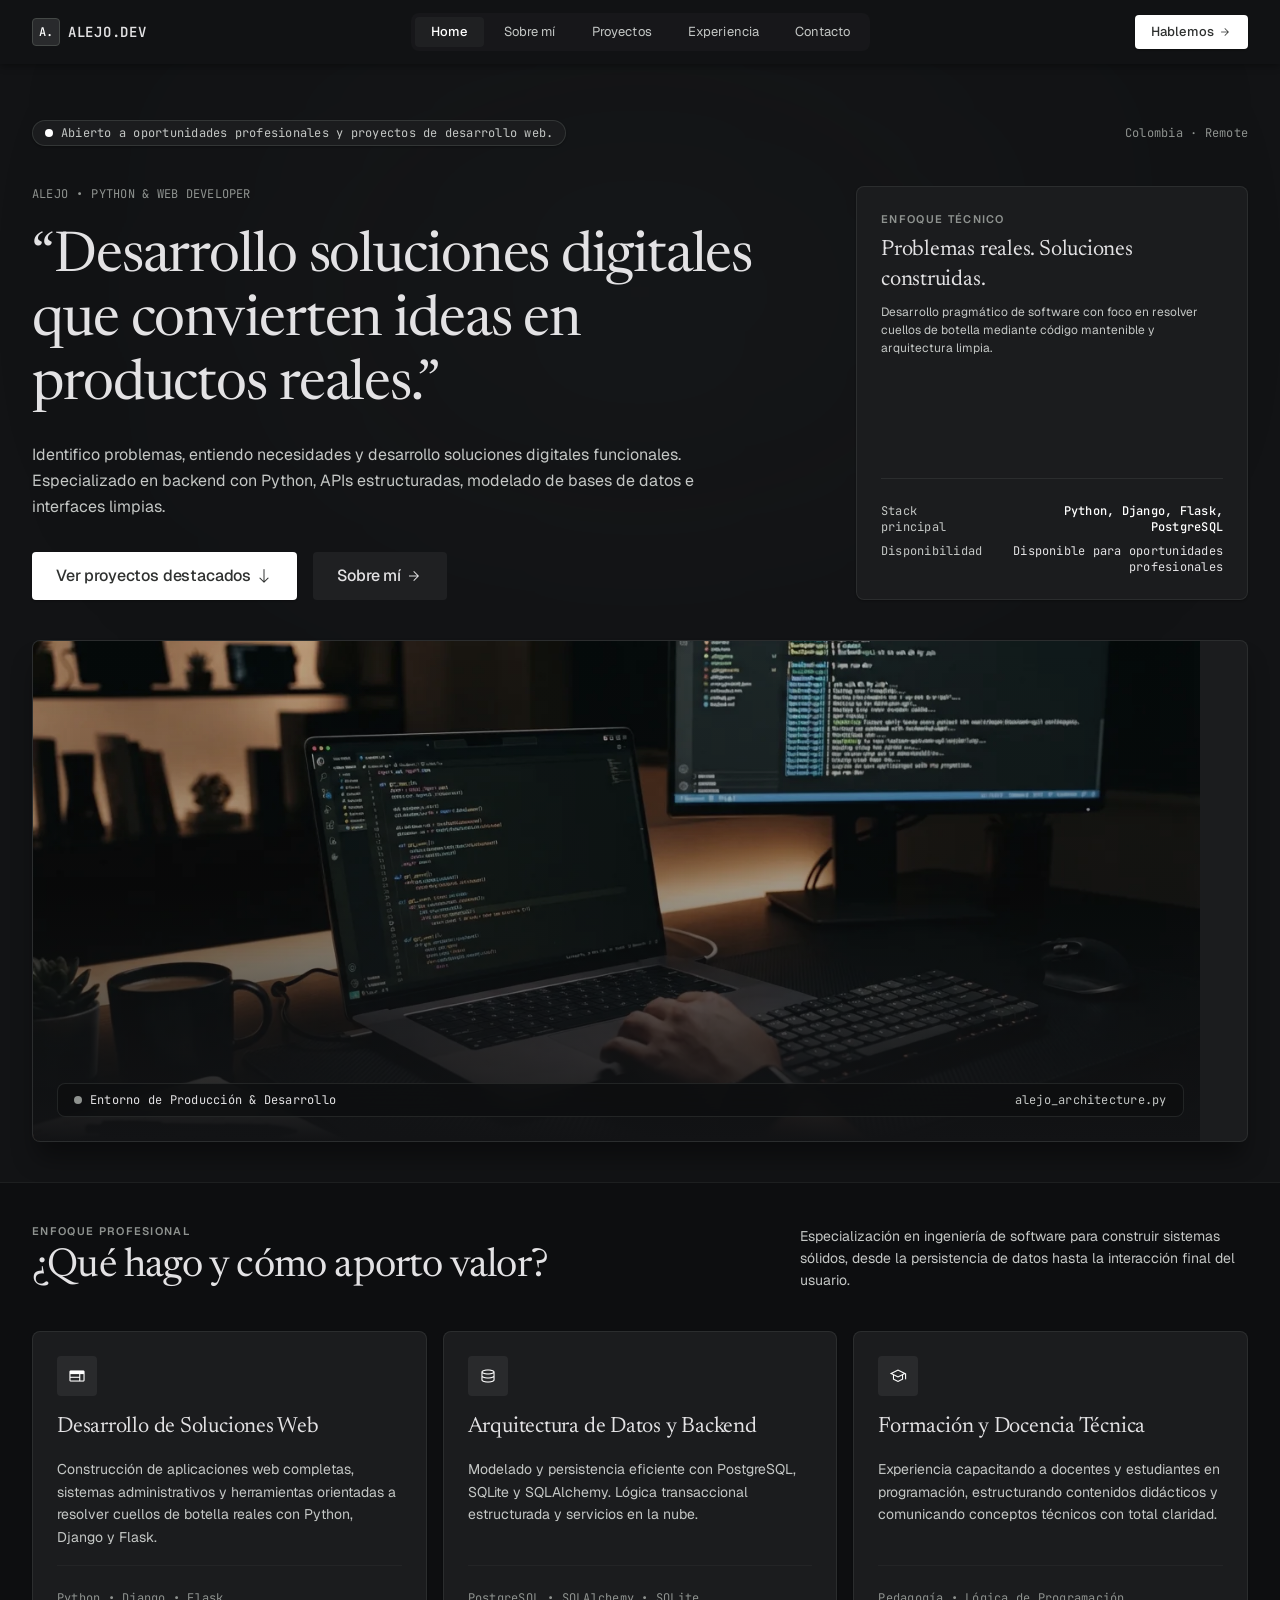
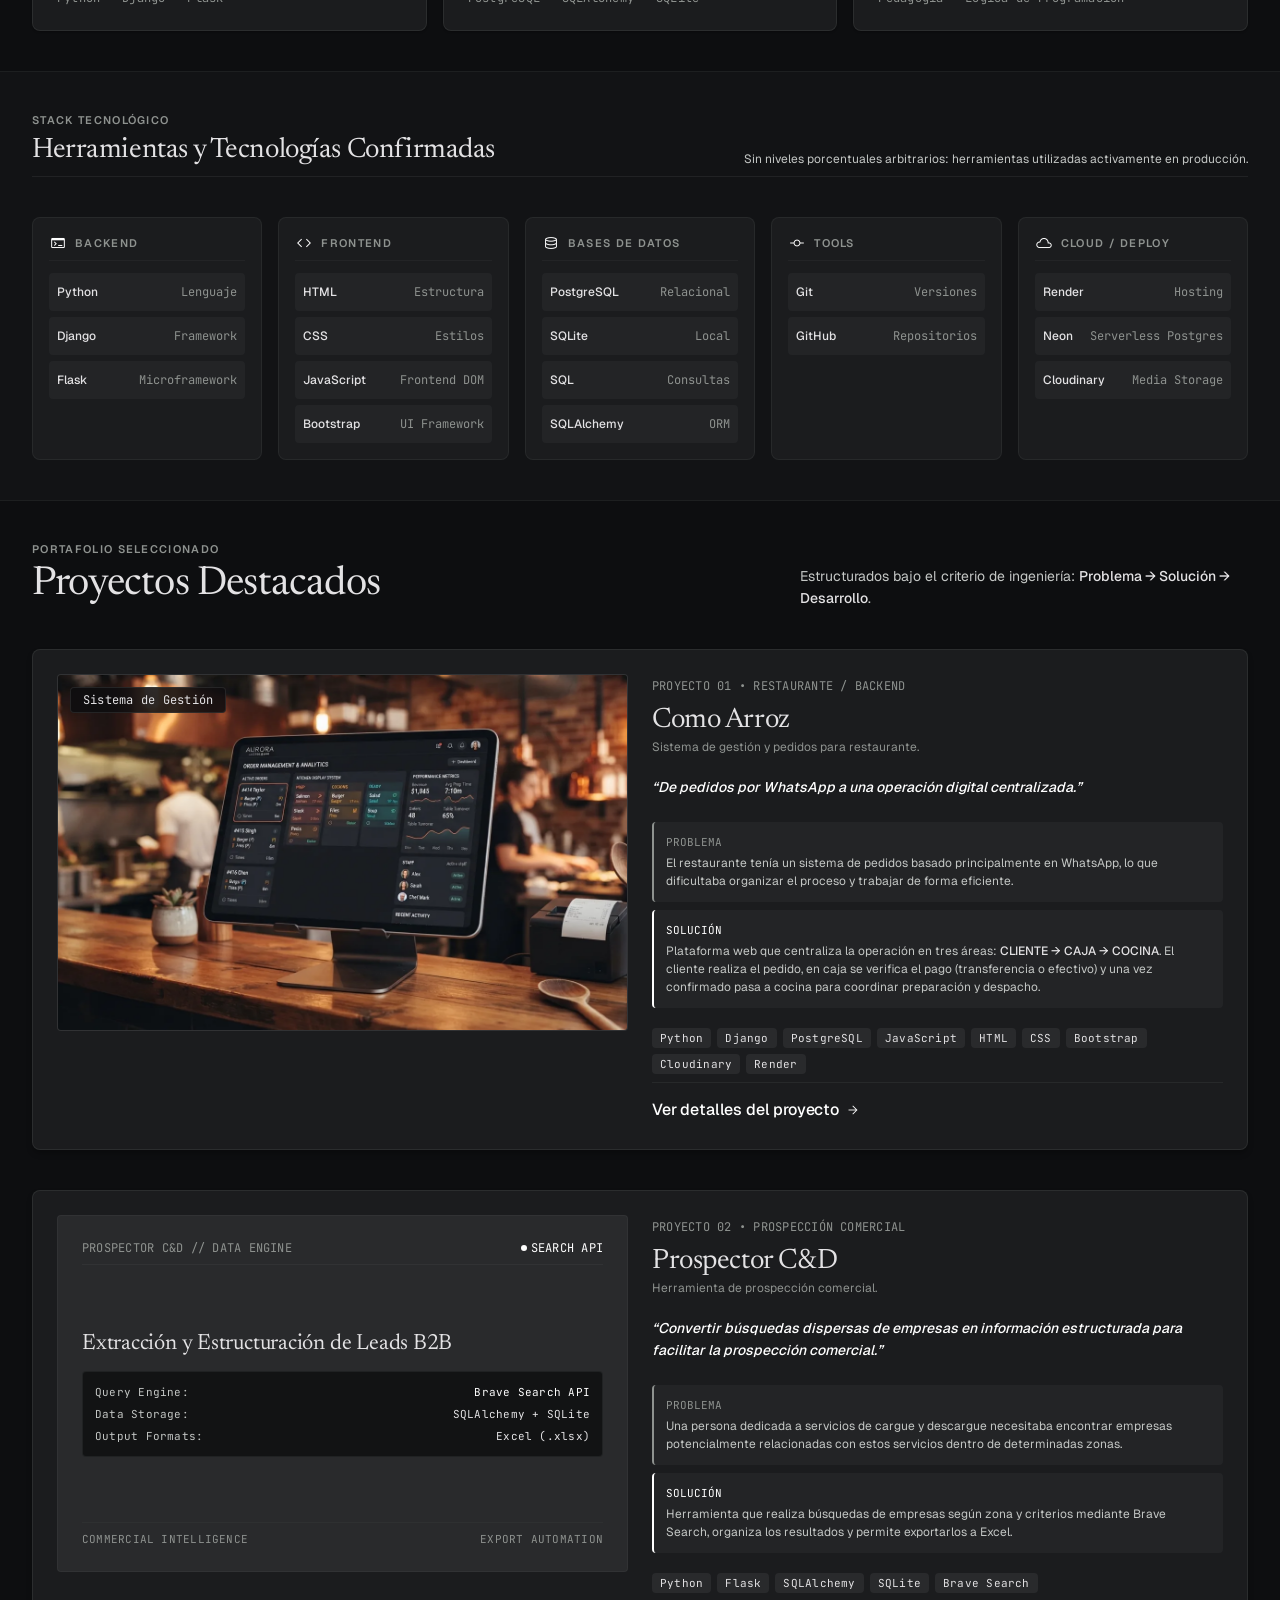
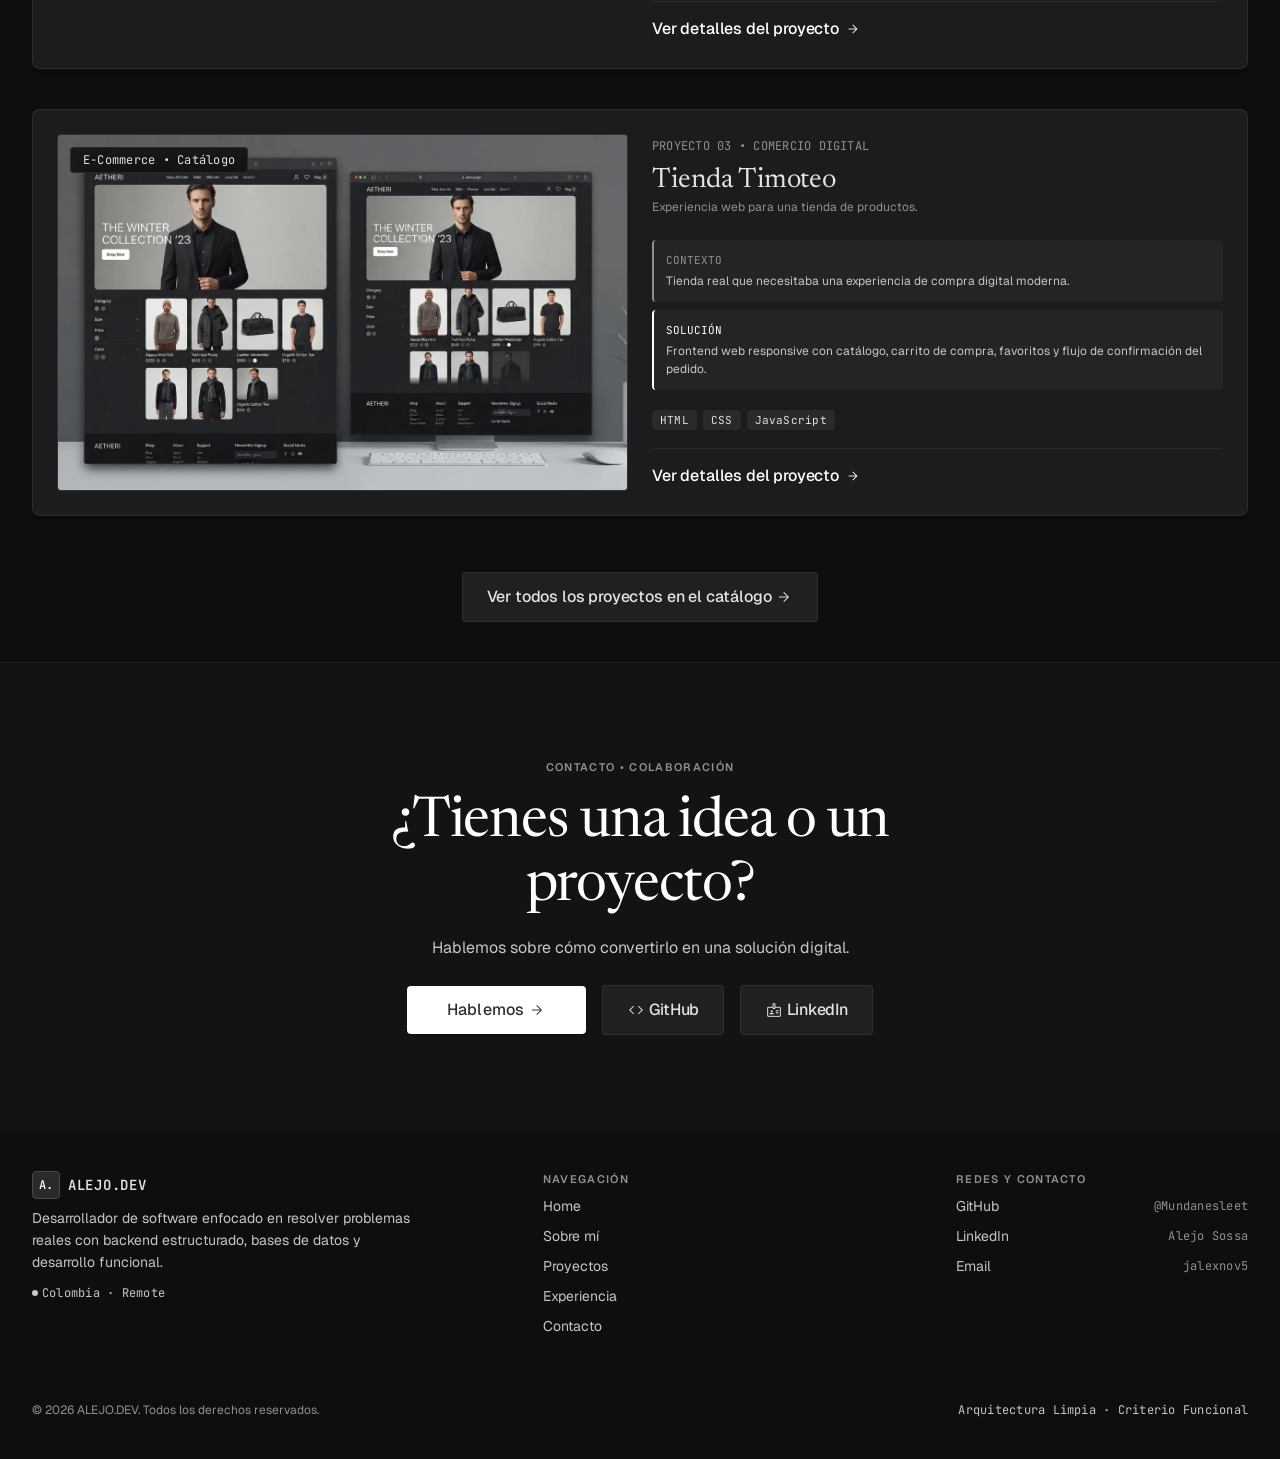
<file: index.html>
<!DOCTYPE html>
<html lang="es">
<head>
  <meta charset="utf-8">
  <meta name="viewport" content="width=device-width, initial-scale=1">
  <title>ALEJO.DEV — Python &amp; Web Developer</title>
  <meta name="description" content="Alejo — Python &amp; Web Developer. Desarrollo soluciones digitales que convierten ideas en productos reales. Colombia · Remote.">
  <meta name="theme-color" content="#121315">
  <link rel="icon" href="assets/favicon.svg" type="image/svg+xml">
  <link rel="preconnect" href="https://fonts.googleapis.com">
  <link rel="preconnect" href="https://fonts.gstatic.com" crossorigin>
  <link rel="stylesheet" href="https://fonts.googleapis.com/css2?family=Geist:wght@300;400;500;600&family=JetBrains+Mono:wght@400;500&family=Newsreader:ital,opsz,wght@0,6..72,400;0,6..72,500;1,6..72,400&display=swap">
  <link rel="stylesheet" href="https://fonts.googleapis.com/css2?family=Material+Symbols+Outlined:opsz,wght,FILL,GRAD@24,300,0,0&icon_names=account_tree,alternate_email,architecture,arrow_forward,arrow_outward,badge,bug_report,check_small,close,cloud,code,commit,content_copy,database,description,done,layers,menu,menu_book,open_in_new,public,school,send,south,terminal,troubleshoot,tune,web&display=block">
  <link rel="stylesheet" href="css/style.css">
</head>
<body data-page="home">
  <a class="skip-link" href="#contenido">Saltar al contenido</a>
  <header id="site-header"></header>

  <main id="contenido">
    <!-- HERO -->
    <section class="hero" aria-labelledby="hero-title">
      <div class="hero__glow" aria-hidden="true"></div>
      <div class="container hero__inner">
        <div class="hero__meta">
          <div class="pill mono">
            <span class="status-dot pulse" aria-hidden="true"></span>
            <span>Abierto a oportunidades profesionales y proyectos de desarrollo web.</span>
          </div>
          <span class="mono">Colombia · Remote</span>
        </div>

        <div class="hero__grid">
          <div class="hero__copy">
            <p class="hero__kicker mono"><span>ALEJO</span><span aria-hidden="true">•</span><span>PYTHON &amp; WEB DEVELOPER</span></p>
            <h1 class="display hero__title" id="hero-title">“Desarrollo soluciones digitales que convierten ideas en productos reales.”</h1>
            <p class="lead hero__lead">Identifico problemas, entiendo necesidades y desarrollo soluciones digitales funcionales. Especializado en backend con Python, APIs estructuradas, modelado de bases de datos e interfaces limpias.</p>
            <div class="hero__cta">
              <a class="btn btn--primary btn--lg" href="#proyectos"><span>Ver proyectos destacados</span><span class="icon" aria-hidden="true">south</span></a>
              <a class="btn btn--secondary btn--lg" href="sobre-mi.html"><span>Sobre mí</span><span class="icon" aria-hidden="true">arrow_forward</span></a>
            </div>
          </div>

          <aside class="card callout" aria-label="Enfoque técnico">
            <div class="stack gap-sm">
              <span class="eyebrow">Enfoque técnico</span>
              <p class="h-sm on-surface">Problemas reales. Soluciones construidas.</p>
              <p class="body-sm muted">Desarrollo pragmático de software con foco en resolver cuellos de botella mediante código mantenible y arquitectura limpia.</p>
            </div>
            <div class="callout__rows mono">
              <div class="callout__row"><span>Stack principal</span><span class="strong">Python, Django, Flask, PostgreSQL</span></div>
              <div class="callout__row"><span>Disponibilidad</span><span class="on-surface">Disponible para oportunidades profesionales</span></div>
            </div>
          </aside>
        </div>

        <figure class="hero__visual">
          <div class="hero__visual-frame">
            <img src="assets/images/hero-workspace.webp" width="1376" height="768" alt="Espacio de trabajo de desarrollo con un portátil mostrando código Python" fetchpriority="high">
            <div class="hero__visual-shade" aria-hidden="true"></div>
            <figcaption class="hero__visual-bar">
              <span class="row gap-sm"><span class="status-dot status-dot--outline" aria-hidden="true"></span><span class="mono on-surface">Entorno de Producción &amp; Desarrollo</span></span>
              <span class="mono muted">alejo_architecture.py</span>
            </figcaption>
          </div>
        </figure>
      </div>
    </section>

    <!-- ENFOQUE PROFESIONAL -->
    <section class="section band" aria-labelledby="enfoque-title">
      <div class="container stack gap-xl">
        <div class="section-head reveal">
          <div class="section-head__text">
            <span class="eyebrow">Enfoque profesional</span>
            <h2 class="h-lg on-surface" id="enfoque-title">¿Qué hago y cómo aporto valor?</h2>
          </div>
          <p class="section-head__aside">Especialización en ingeniería de software para construir sistemas sólidos, desde la persistencia de datos hasta la interacción final del usuario.</p>
        </div>
        <div class="grid grid--3 reveal">
          <article class="card card--hover pillar">
            <div class="pillar__body">
              <div class="icon-box"><span class="icon icon--lg" aria-hidden="true">web</span></div>
              <h3 class="h-sm on-surface">Desarrollo de Soluciones Web</h3>
              <p class="muted">Construcción de aplicaciones web completas, sistemas administrativos y herramientas orientadas a resolver cuellos de botella reales con Python, Django y Flask.</p>
            </div>
            <div class="card-foot mono">Python • Django • Flask</div>
          </article>
          <article class="card card--hover pillar">
            <div class="pillar__body">
              <div class="icon-box"><span class="icon icon--lg" aria-hidden="true">database</span></div>
              <h3 class="h-sm on-surface">Arquitectura de Datos y Backend</h3>
              <p class="muted">Modelado y persistencia eficiente con PostgreSQL, SQLite y SQLAlchemy. Lógica transaccional estructurada y servicios en la nube.</p>
            </div>
            <div class="card-foot mono">PostgreSQL • SQLAlchemy • SQLite</div>
          </article>
          <article class="card card--hover pillar">
            <div class="pillar__body">
              <div class="icon-box"><span class="icon icon--lg" aria-hidden="true">school</span></div>
              <h3 class="h-sm on-surface">Formación y Docencia Técnica</h3>
              <p class="muted">Experiencia capacitando a docentes y estudiantes en programación, estructurando contenidos didácticos y comunicando conceptos técnicos con total claridad.</p>
            </div>
            <div class="card-foot mono">Pedagogía • Lógica de Programación</div>
          </article>
        </div>
      </div>
    </section>

    <!-- STACK -->
    <section class="section" aria-labelledby="stack-title">
      <div class="container stack gap-xl">
        <div class="section-head reveal" style="border-bottom:1px solid color-mix(in srgb,var(--outline-variant) 30%,transparent);padding-bottom:.5rem">
          <div class="section-head__text">
            <span class="eyebrow">Stack tecnológico</span>
            <h2 class="h-md on-surface" id="stack-title">Herramientas y Tecnologías Confirmadas</h2>
          </div>
          <p class="body-sm muted">Sin niveles porcentuales arbitrarios: herramientas utilizadas activamente en producción.</p>
        </div>
        <div class="grid grid--5 reveal">
          <div class="tech-col">
            <div class="tech-col__head"><span class="icon" aria-hidden="true">terminal</span><h3 class="eyebrow">Backend</h3></div>
            <ul class="tech-col__list">
              <li class="tech-item"><b>Python</b><span>Lenguaje</span></li>
              <li class="tech-item"><b>Django</b><span>Framework</span></li>
              <li class="tech-item"><b>Flask</b><span>Microframework</span></li>
            </ul>
          </div>
          <div class="tech-col">
            <div class="tech-col__head"><span class="icon" aria-hidden="true">code</span><h3 class="eyebrow">Frontend</h3></div>
            <ul class="tech-col__list">
              <li class="tech-item"><b>HTML</b><span>Estructura</span></li>
              <li class="tech-item"><b>CSS</b><span>Estilos</span></li>
              <li class="tech-item"><b>JavaScript</b><span>Frontend DOM</span></li>
              <li class="tech-item"><b>Bootstrap</b><span>UI Framework</span></li>
            </ul>
          </div>
          <div class="tech-col">
            <div class="tech-col__head"><span class="icon" aria-hidden="true">database</span><h3 class="eyebrow">Bases de datos</h3></div>
            <ul class="tech-col__list">
              <li class="tech-item"><b>PostgreSQL</b><span>Relacional</span></li>
              <li class="tech-item"><b>SQLite</b><span>Local</span></li>
              <li class="tech-item"><b>SQL</b><span>Consultas</span></li>
              <li class="tech-item"><b>SQLAlchemy</b><span>ORM</span></li>
            </ul>
          </div>
          <div class="tech-col">
            <div class="tech-col__head"><span class="icon" aria-hidden="true">commit</span><h3 class="eyebrow">Tools</h3></div>
            <ul class="tech-col__list">
              <li class="tech-item"><b>Git</b><span>Versiones</span></li>
              <li class="tech-item"><b>GitHub</b><span>Repositorios</span></li>
            </ul>
          </div>
          <div class="tech-col">
            <div class="tech-col__head"><span class="icon" aria-hidden="true">cloud</span><h3 class="eyebrow">Cloud / Deploy</h3></div>
            <ul class="tech-col__list">
              <li class="tech-item"><b>Render</b><span>Hosting</span></li>
              <li class="tech-item"><b>Neon</b><span>Serverless Postgres</span></li>
              <li class="tech-item"><b>Cloudinary</b><span>Media Storage</span></li>
            </ul>
          </div>
        </div>
      </div>
    </section>

    <!-- PROYECTOS DESTACADOS -->
    <section class="section band" id="proyectos" aria-labelledby="proyectos-title">
      <div class="container stack gap-xl">
        <div class="section-head reveal">
          <div class="section-head__text">
            <span class="eyebrow">Portafolio seleccionado</span>
            <h2 class="h-lg on-surface" id="proyectos-title">Proyectos Destacados</h2>
          </div>
          <p class="section-head__aside">Estructurados bajo el criterio de ingeniería: <strong class="on-surface" style="font-weight:500">Problema → Solución → Desarrollo</strong>.</p>
        </div>

        <div class="feature-list">
          <article class="feature reveal">
            <div class="feature__visual">
              <img src="assets/images/como-arroz.webp" width="1376" height="768" loading="lazy" alt="Panel del sistema de pedidos y gestión del restaurante Como Arroz">
              <span class="feature__badge mono">Sistema de Gestión</span>
            </div>
            <div class="feature__info">
              <div class="stack gap-sm">
                <span class="mono dim">PROYECTO 01 • RESTAURANTE / BACKEND</span>
                <div>
                  <h3 class="h-md on-surface">Como Arroz</h3>
                  <p class="body-sm dim">Sistema de gestión y pedidos para restaurante.</p>
                </div>
                <p class="feature__quote">“De pedidos por WhatsApp a una operación digital centralizada.”</p>
                <div class="ps">
                  <div class="ps__item"><span class="ps__label">Problema</span><p class="ps__text">El restaurante tenía un sistema de pedidos basado principalmente en WhatsApp, lo que dificultaba organizar el proceso y trabajar de forma eficiente.</p></div>
                  <div class="ps__item ps__item--solution"><span class="ps__label">Solución</span><p class="ps__text">Plataforma web que centraliza la operación en tres áreas: <strong>CLIENTE → CAJA → COCINA</strong>. El cliente realiza el pedido, en caja se verifica el pago (transferencia o efectivo) y una vez confirmado pasa a cocina para coordinar preparación y despacho.</p></div>
                </div>
                <ul class="tags">
                  <li class="tag">Python</li><li class="tag">Django</li><li class="tag">PostgreSQL</li><li class="tag">JavaScript</li><li class="tag">HTML</li><li class="tag">CSS</li><li class="tag">Bootstrap</li><li class="tag">Cloudinary</li><li class="tag">Render</li>
                </ul>
              </div>
              <div class="feature__foot"><a class="link-arrow" href="proyectos.html#como-arroz"><span>Ver detalles del proyecto</span><span class="icon icon--sm" aria-hidden="true">arrow_forward</span></a></div>
            </div>
          </article>

          <article class="feature reveal">
            <div class="feature__visual diagram" role="img" aria-label="Esquema ilustrativo: Prospector C&amp;D obtiene datos con Brave Search API, los guarda con SQLAlchemy y SQLite y los exporta a Excel">
              <div class="diagram__bar mono"><span>PROSPECTOR C&amp;D // DATA ENGINE</span><span class="live"><span class="status-dot status-dot--sm pulse"></span>SEARCH API</span></div>
              <div class="diagram__body">
                <span class="h-sm on-surface">Extracción y Estructuración de Leads B2B</span>
                <div class="diagram__rows mono mono--xs">
                  <div><span>Query Engine:</span><span class="text-primary">Brave Search API</span></div>
                  <div><span>Data Storage:</span><span class="text-on">SQLAlchemy + SQLite</span></div>
                  <div><span>Output Formats:</span><span class="text-on">Excel (.xlsx)</span></div>
                </div>
              </div>
              <div class="diagram__foot mono mono--xs"><span>COMMERCIAL INTELLIGENCE</span><span>EXPORT AUTOMATION</span></div>
            </div>
            <div class="feature__info">
              <div class="stack gap-sm">
                <span class="mono dim">PROYECTO 02 • PROSPECCIÓN COMERCIAL</span>
                <div>
                  <h3 class="h-md on-surface">Prospector C&amp;D</h3>
                  <p class="body-sm dim">Herramienta de prospección comercial.</p>
                </div>
                <p class="feature__quote">“Convertir búsquedas dispersas de empresas en información estructurada para facilitar la prospección comercial.”</p>
                <div class="ps">
                  <div class="ps__item"><span class="ps__label">Problema</span><p class="ps__text">Una persona dedicada a servicios de cargue y descargue necesitaba encontrar empresas potencialmente relacionadas con estos servicios dentro de determinadas zonas.</p></div>
                  <div class="ps__item ps__item--solution"><span class="ps__label">Solución</span><p class="ps__text">Herramienta que realiza búsquedas de empresas según zona y criterios mediante Brave Search, organiza los resultados y permite exportarlos a Excel.</p></div>
                </div>
                <ul class="tags">
                  <li class="tag">Python</li><li class="tag">Flask</li><li class="tag">SQLAlchemy</li><li class="tag">SQLite</li><li class="tag">Brave Search</li>
                </ul>
              </div>
              <div class="feature__foot"><a class="link-arrow" href="proyectos.html#prospector-cd"><span>Ver detalles del proyecto</span><span class="icon icon--sm" aria-hidden="true">arrow_forward</span></a></div>
            </div>
          </article>

          <article class="feature reveal">
            <div class="feature__visual">
              <img src="assets/images/tienda-timoteo.webp" width="1376" height="768" loading="lazy" alt="Catálogo de productos de la tienda Timoteo en versión escritorio y móvil">
              <span class="feature__badge mono">E-Commerce • Catálogo</span>
            </div>
            <div class="feature__info">
              <div class="stack gap-sm">
                <span class="mono dim">PROYECTO 03 • COMERCIO DIGITAL</span>
                <div>
                  <h3 class="h-md on-surface">Tienda Timoteo</h3>
                  <p class="body-sm dim">Experiencia web para una tienda de productos.</p>
                </div>
                <div class="ps">
                  <div class="ps__item"><span class="ps__label">Contexto</span><p class="ps__text">Tienda real que necesitaba una experiencia de compra digital moderna.</p></div>
                  <div class="ps__item ps__item--solution"><span class="ps__label">Solución</span><p class="ps__text">Frontend web responsive con catálogo, carrito de compra, favoritos y flujo de confirmación del pedido.</p></div>
                </div>
                <ul class="tags"><li class="tag">HTML</li><li class="tag">CSS</li><li class="tag">JavaScript</li></ul>
              </div>
              <div class="feature__foot"><a class="link-arrow" href="proyectos.html#tienda-timoteo"><span>Ver detalles del proyecto</span><span class="icon icon--sm" aria-hidden="true">arrow_forward</span></a></div>
            </div>
          </article>
        </div>

        <div class="center">
          <a class="btn btn--outline btn--lg" href="proyectos.html"><span>Ver todos los proyectos en el catálogo</span><span class="icon" aria-hidden="true">arrow_forward</span></a>
        </div>
      </div>
    </section>

    <!-- CIERRE -->
    <section class="closing" aria-labelledby="cierre-title">
      <div class="closing__inner reveal">
        <span class="eyebrow">Contacto • Colaboración</span>
        <h2 class="display closing__title" id="cierre-title">¿Tienes una idea o un proyecto?</h2>
        <p class="lead">Hablemos sobre cómo convertirlo en una solución digital.</p>
        <div class="closing__cta">
          <a class="btn btn--primary btn--xl" href="mailto:jalexnov5@gmail.com"><span>Hablemos</span><span class="icon" aria-hidden="true">arrow_forward</span></a>
          <a class="btn btn--outline btn--lg" href="https://github.com/Mundanesleet" target="_blank" rel="noopener noreferrer"><span class="icon" aria-hidden="true">code</span><span>GitHub</span></a>
          <a class="btn btn--outline btn--lg" href="https://www.linkedin.com/in/jait-alejandro-sossa-camacho-711773250/" target="_blank" rel="noopener noreferrer"><span class="icon" aria-hidden="true">badge</span><span>LinkedIn</span></a>
        </div>
      </div>
    </section>
  </main>

  <footer id="site-footer"></footer>
  <script src="js/main.js"></script>
</body>
</html>
</file>
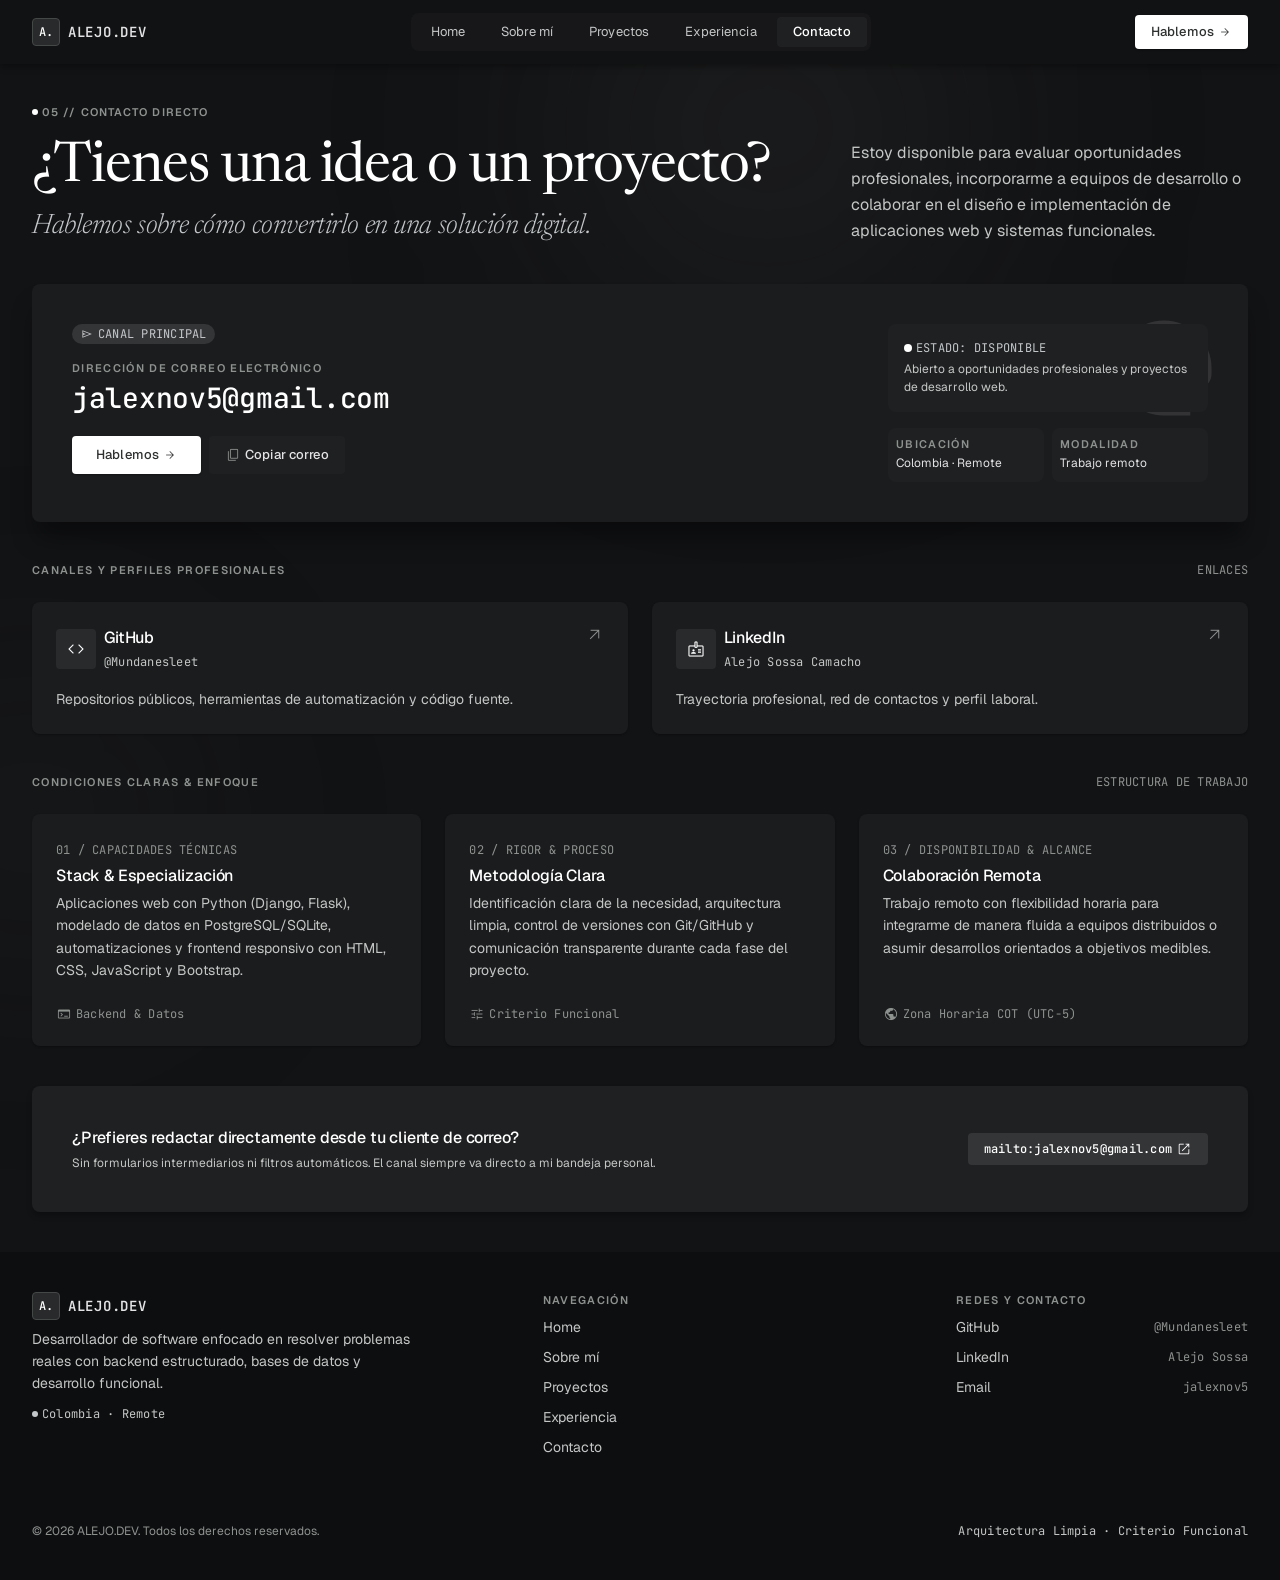
<file: contacto.html>
<!DOCTYPE html>
<html lang="es">
<head>
  <meta charset="utf-8">
  <meta name="viewport" content="width=device-width, initial-scale=1">
  <title>Contacto — ALEJO.DEV</title>
  <meta name="description" content="¿Tienes una idea o un proyecto? Hablemos sobre cómo convertirlo en una solución digital. jalexnov5@gmail.com · Colombia · Remote.">
  <meta name="theme-color" content="#121315">
  <link rel="icon" href="assets/favicon.svg" type="image/svg+xml">
  <link rel="preconnect" href="https://fonts.googleapis.com">
  <link rel="preconnect" href="https://fonts.gstatic.com" crossorigin>
  <link rel="stylesheet" href="https://fonts.googleapis.com/css2?family=Geist:wght@300;400;500;600&family=JetBrains+Mono:wght@400;500&family=Newsreader:ital,opsz,wght@0,6..72,400;0,6..72,500;1,6..72,400&display=swap">
  <link rel="stylesheet" href="https://fonts.googleapis.com/css2?family=Material+Symbols+Outlined:opsz,wght,FILL,GRAD@24,300,0,0&icon_names=account_tree,alternate_email,architecture,arrow_forward,arrow_outward,badge,bug_report,check_small,close,cloud,code,commit,content_copy,database,description,done,layers,menu,menu_book,open_in_new,public,school,send,south,terminal,troubleshoot,tune,web&display=block">
  <link rel="stylesheet" href="css/style.css">
</head>
<body data-page="contacto">
  <a class="skip-link" href="#contenido">Saltar al contenido</a>
  <header id="site-header"></header>

  <main id="contenido">
    <div class="contact-hero">
      <div class="contact-hero__glow contact-hero__glow--a" aria-hidden="true"></div>
      <div class="contact-hero__glow contact-hero__glow--b" aria-hidden="true"></div>
      <div class="container">
        <p class="row gap-xs"><span class="status-dot status-dot--sm" aria-hidden="true"></span><span class="eyebrow" style="letter-spacing:.1em;color:var(--outline)">05 // CONTACTO DIRECTO</span></p>

        <div class="contact-intro">
          <div>
            <h1 class="display">¿Tienes una idea o un proyecto?</h1>
            <p class="contact-intro__sub">Hablemos sobre cómo convertirlo en una solución digital.</p>
          </div>
          <p class="lead">Estoy disponible para evaluar oportunidades profesionales, incorporarme a equipos de desarrollo o colaborar en el diseño e implementación de aplicaciones web y sistemas funcionales.</p>
        </div>

        <section class="channel" aria-label="Canal principal">
          <div class="channel__ghost" aria-hidden="true"><span class="icon">alternate_email</span></div>
          <div class="channel__inner">
            <div class="channel__main">
              <span class="channel__badge mono"><span class="icon icon--xs" aria-hidden="true">send</span>Canal principal</span>
              <div class="stack gap-xs">
                <span class="eyebrow muted">Dirección de correo electrónico</span>
                <p class="channel__email">jalexnov5@gmail.com</p>
              </div>
              <div class="channel__actions">
                <a class="btn btn--primary btn--lg" style="font-size:13px;line-height:18px;letter-spacing:.01em;padding:.625rem 1.5rem" href="mailto:jalexnov5@gmail.com"><span>Hablemos</span><span class="icon icon--xs" aria-hidden="true">arrow_forward</span></a>
                <button class="btn btn--secondary" id="copy-email" type="button" style="padding:.625rem 1rem"><span class="icon icon--sm dim" aria-hidden="true">content_copy</span><span data-label>Copiar correo</span></button>
              </div>
            </div>
            <div class="channel__side">
              <div class="mini">
                <p class="mono" style="margin:0"><span class="status-dot" aria-hidden="true"></span><span>ESTADO: DISPONIBLE</span></p>
                <p class="body-sm">Abierto a oportunidades profesionales y proyectos de desarrollo web.</p>
              </div>
              <div class="mini-grid">
                <div class="mini mini--sm"><span class="eyebrow">Ubicación</span><div>Colombia · Remote</div></div>
                <div class="mini mini--sm"><span class="eyebrow">Modalidad</span><div>Trabajo remoto</div></div>
              </div>
            </div>
          </div>
        </section>

        <section class="mb-xl" aria-labelledby="perfiles-title">
          <div class="subhead subhead--split mb-lg">
            <h2 class="eyebrow" id="perfiles-title">Canales y perfiles profesionales</h2>
            <span class="mono dim">ENLACES</span>
          </div>
          <div class="grid grid--2 grid--gutter">
            <a class="profile" href="https://github.com/Mundanesleet" target="_blank" rel="noopener noreferrer">
              <div class="profile__head">
                <div class="profile__who"><div class="icon-box"><span class="icon icon--lg" aria-hidden="true">code</span></div><div><h3 class="title-md" style="color:var(--primary)">GitHub</h3><span class="mono muted">@Mundanesleet</span></div></div>
                <span class="icon profile__arrow" aria-hidden="true">arrow_outward</span>
              </div>
              <p>Repositorios públicos, herramientas de automatización y código fuente.</p>
            </a>
            <a class="profile" href="https://www.linkedin.com/in/jait-alejandro-sossa-camacho-711773250/" target="_blank" rel="noopener noreferrer">
              <div class="profile__head">
                <div class="profile__who"><div class="icon-box"><span class="icon icon--lg" aria-hidden="true">badge</span></div><div><h3 class="title-md" style="color:var(--primary)">LinkedIn</h3><span class="mono muted">Alejo Sossa Camacho</span></div></div>
                <span class="icon profile__arrow" aria-hidden="true">arrow_outward</span>
              </div>
              <p>Trayectoria profesional, red de contactos y perfil laboral.</p>
            </a>
          </div>
        </section>

        <section class="mb-xl" aria-labelledby="condiciones-title">
          <div class="subhead subhead--split mb-lg">
            <h2 class="eyebrow" id="condiciones-title">Condiciones claras &amp; enfoque</h2>
            <span class="mono dim">ESTRUCTURA DE TRABAJO</span>
          </div>
          <div class="grid grid--3 grid--gutter">
            <article class="terms">
              <div><span class="mono dim">01 / CAPACIDADES TÉCNICAS</span><h3 class="title-md" style="color:var(--primary);margin-top:.25rem">Stack &amp; Especialización</h3><p>Aplicaciones web con Python (Django, Flask), modelado de datos en PostgreSQL/SQLite, automatizaciones y frontend responsivo con HTML, CSS, JavaScript y Bootstrap.</p></div>
              <div class="terms__foot mono"><span class="icon icon--sm" aria-hidden="true">terminal</span><span>Backend &amp; Datos</span></div>
            </article>
            <article class="terms">
              <div><span class="mono dim">02 / RIGOR &amp; PROCESO</span><h3 class="title-md" style="color:var(--primary);margin-top:.25rem">Metodología Clara</h3><p>Identificación clara de la necesidad, arquitectura limpia, control de versiones con Git/GitHub y comunicación transparente durante cada fase del proyecto.</p></div>
              <div class="terms__foot mono"><span class="icon icon--sm" aria-hidden="true">tune</span><span>Criterio Funcional</span></div>
            </article>
            <article class="terms">
              <div><span class="mono dim">03 / DISPONIBILIDAD &amp; ALCANCE</span><h3 class="title-md" style="color:var(--primary);margin-top:.25rem">Colaboración Remota</h3><p>Trabajo remoto con flexibilidad horaria para integrarme de manera fluida a equipos distribuidos o asumir desarrollos orientados a objetivos medibles.</p></div>
              <div class="terms__foot mono"><span class="icon icon--sm" aria-hidden="true">public</span><span>Zona Horaria COT (UTC-5)</span></div>
            </article>
          </div>
        </section>

        <section class="mailto" aria-label="Correo directo">
          <div class="stack gap-xs">
            <h2 class="title-md" style="color:var(--primary)">¿Prefieres redactar directamente desde tu cliente de correo?</h2>
            <p class="body-sm muted">Sin formularios intermediarios ni filtros automáticos. El canal siempre va directo a mi bandeja personal.</p>
          </div>
          <a class="btn" href="mailto:jalexnov5@gmail.com"><span class="mono">mailto:jalexnov5@gmail.com</span><span class="icon icon--sm" aria-hidden="true">open_in_new</span></a>
        </section>
      </div>
    </div>
  </main>

  <footer id="site-footer"></footer>
  <script src="js/main.js"></script>
</body>
</html>
</file>
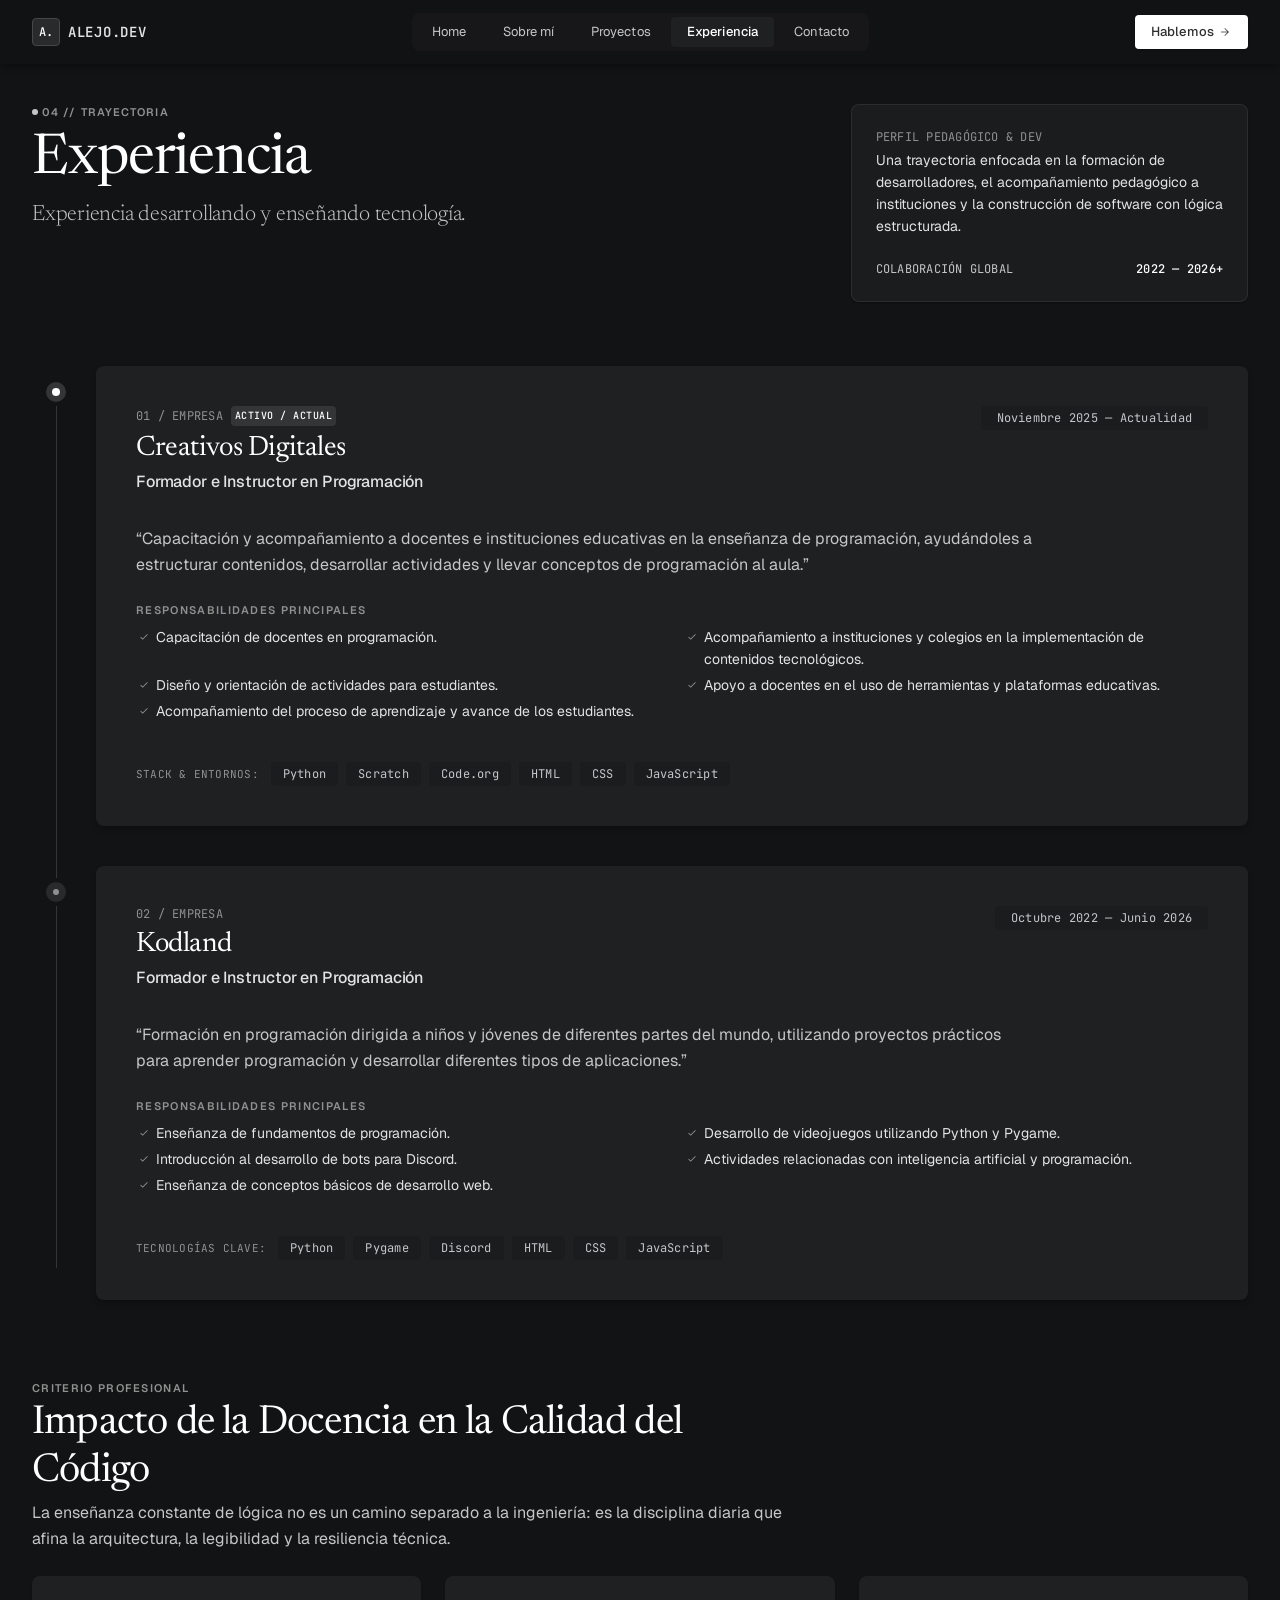
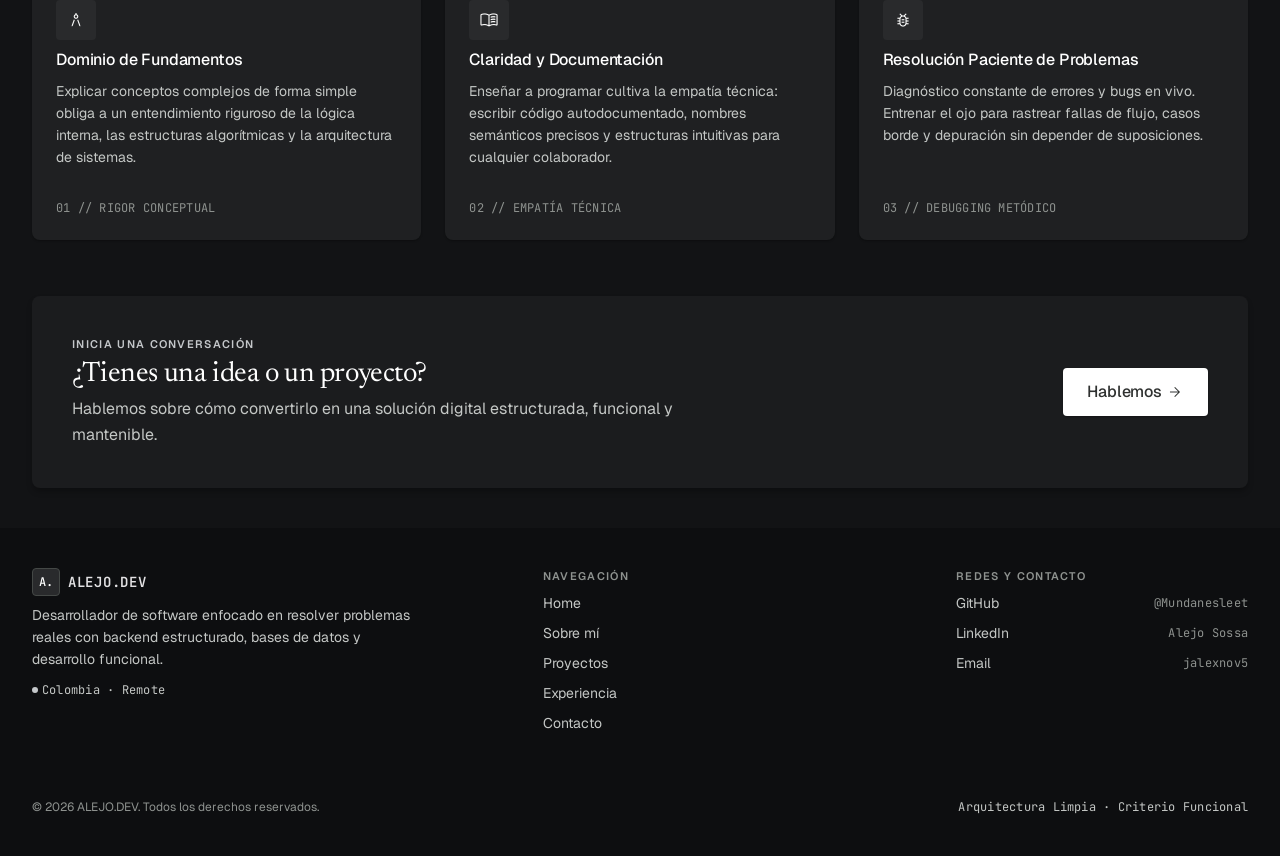
<file: experiencia.html>
<!DOCTYPE html>
<html lang="es">
<head>
  <meta charset="utf-8">
  <meta name="viewport" content="width=device-width, initial-scale=1">
  <title>Experiencia — ALEJO.DEV</title>
  <meta name="description" content="Experiencia desarrollando y enseñando tecnología: formador e instructor en programación en Creativos Digitales y Kodland.">
  <meta name="theme-color" content="#121315">
  <link rel="icon" href="assets/favicon.svg" type="image/svg+xml">
  <link rel="preconnect" href="https://fonts.googleapis.com">
  <link rel="preconnect" href="https://fonts.gstatic.com" crossorigin>
  <link rel="stylesheet" href="https://fonts.googleapis.com/css2?family=Geist:wght@300;400;500;600&family=JetBrains+Mono:wght@400;500&family=Newsreader:ital,opsz,wght@0,6..72,400;0,6..72,500;1,6..72,400&display=swap">
  <link rel="stylesheet" href="https://fonts.googleapis.com/css2?family=Material+Symbols+Outlined:opsz,wght,FILL,GRAD@24,300,0,0&icon_names=account_tree,alternate_email,architecture,arrow_forward,arrow_outward,badge,bug_report,check_small,close,cloud,code,commit,content_copy,database,description,done,layers,menu,menu_book,open_in_new,public,school,send,south,terminal,troubleshoot,tune,web&display=block">
  <link rel="stylesheet" href="css/style.css">
</head>
<body data-page="experiencia">
  <a class="skip-link" href="#contenido">Saltar al contenido</a>
  <header id="site-header"></header>

  <main id="contenido">
    <section class="container xp-head">
      <div class="xp-head__intro">
        <p class="row gap-xs"><span class="status-dot status-dot--sm status-dot--secondary" aria-hidden="true"></span><span class="eyebrow muted" style="letter-spacing:.1em">04 // TRAYECTORIA</span></p>
        <h1 class="display">Experiencia</h1>
        <p class="h-sm xp-head__sub">Experiencia desarrollando y enseñando tecnología.</p>
      </div>
      <aside class="card xp-head__card">
        <span class="mono dim" style="display:block;margin-bottom:.25rem;text-transform:uppercase">Perfil pedagógico &amp; dev</span>
        <p>Una trayectoria enfocada en la formación de desarrolladores, el acompañamiento pedagógico a instituciones y la construcción de software con lógica estructurada.</p>
        <div class="card-row mono"><span>COLABORACIÓN GLOBAL</span><b>2022 — 2026+</b></div>
      </aside>
    </section>

    <section class="section container" aria-label="Trayectoria laboral">
      <div class="timeline">
        <article class="job job--current reveal">
          <span class="job__node" aria-hidden="true"></span>
          <div class="job__card">
            <div class="job__top">
              <div class="stack gap-xs">
                <div class="job__id mono"><span>01 / EMPRESA</span><span class="job__flag">ACTIVO / ACTUAL</span></div>
                <h2 class="h-md">Creativos Digitales</h2>
                <p class="title-md job__role">Formador e Instructor en Programación</p>
              </div>
              <span class="job__date mono">Noviembre 2025 — Actualidad</span>
            </div>
            <p class="job__quote">“Capacitación y acompañamiento a docentes e instituciones educativas en la enseñanza de programación, ayudándoles a estructurar contenidos, desarrollar actividades y llevar conceptos de programación al aula.”</p>
            <div class="job__resp">
              <span class="eyebrow">Responsabilidades principales</span>
              <ul class="checklist">
                <li><span class="icon icon--sm" aria-hidden="true">check_small</span><span>Capacitación de docentes en programación.</span></li>
                <li><span class="icon icon--sm" aria-hidden="true">check_small</span><span>Acompañamiento a instituciones y colegios en la implementación de contenidos tecnológicos.</span></li>
                <li><span class="icon icon--sm" aria-hidden="true">check_small</span><span>Diseño y orientación de actividades para estudiantes.</span></li>
                <li><span class="icon icon--sm" aria-hidden="true">check_small</span><span>Apoyo a docentes en el uso de herramientas y plataformas educativas.</span></li>
                <li><span class="icon icon--sm" aria-hidden="true">check_small</span><span>Acompañamiento del proceso de aprendizaje y avance de los estudiantes.</span></li>
              </ul>
            </div>
            <div class="job__stack">
              <span class="mono">Stack &amp; entornos:</span>
              <span class="tag tag--lg">Python</span><span class="tag tag--lg">Scratch</span><span class="tag tag--lg">Code.org</span><span class="tag tag--lg">HTML</span><span class="tag tag--lg">CSS</span><span class="tag tag--lg">JavaScript</span>
            </div>
          </div>
        </article>

        <article class="job reveal">
          <span class="job__node" aria-hidden="true"></span>
          <div class="job__card">
            <div class="job__top">
              <div class="stack gap-xs">
                <div class="job__id mono"><span>02 / EMPRESA</span></div>
                <h2 class="h-md">Kodland</h2>
                <p class="title-md job__role">Formador e Instructor en Programación</p>
              </div>
              <span class="job__date mono">Octubre 2022 — Junio 2026</span>
            </div>
            <p class="job__quote">“Formación en programación dirigida a niños y jóvenes de diferentes partes del mundo, utilizando proyectos prácticos para aprender programación y desarrollar diferentes tipos de aplicaciones.”</p>
            <div class="job__resp">
              <span class="eyebrow">Responsabilidades principales</span>
              <ul class="checklist">
                <li><span class="icon icon--sm" aria-hidden="true">check_small</span><span>Enseñanza de fundamentos de programación.</span></li>
                <li><span class="icon icon--sm" aria-hidden="true">check_small</span><span>Desarrollo de videojuegos utilizando Python y Pygame.</span></li>
                <li><span class="icon icon--sm" aria-hidden="true">check_small</span><span>Introducción al desarrollo de bots para Discord.</span></li>
                <li><span class="icon icon--sm" aria-hidden="true">check_small</span><span>Actividades relacionadas con inteligencia artificial y programación.</span></li>
                <li><span class="icon icon--sm" aria-hidden="true">check_small</span><span>Enseñanza de conceptos básicos de desarrollo web.</span></li>
              </ul>
            </div>
            <div class="job__stack">
              <span class="mono">Tecnologías clave:</span>
              <span class="tag tag--lg">Python</span><span class="tag tag--lg">Pygame</span><span class="tag tag--lg">Discord</span><span class="tag tag--lg">HTML</span><span class="tag tag--lg">CSS</span><span class="tag tag--lg">JavaScript</span>
            </div>
          </div>
        </article>
      </div>
    </section>

    <section class="section container" aria-labelledby="impacto-title">
      <div class="stack gap-xs mb-lg reveal" style="max-width:48rem">
        <span class="eyebrow">Criterio profesional</span>
        <h2 class="h-lg" id="impacto-title">Impacto de la Docencia en la Calidad del Código</h2>
        <p class="lead">La enseñanza constante de lógica no es un camino separado a la ingeniería: es la disciplina diaria que afina la arquitectura, la legibilidad y la resiliencia técnica.</p>
      </div>
      <div class="grid grid--3 grid--gutter reveal">
        <article class="impact-card"><div class="stack gap-sm"><div class="icon-box"><span class="icon icon--lg" aria-hidden="true">architecture</span></div><h3 class="title-md" style="color:var(--primary)">Dominio de Fundamentos</h3><p>Explicar conceptos complejos de forma simple obliga a un entendimiento riguroso de la lógica interna, las estructuras algorítmicas y la arquitectura de sistemas.</p></div><span class="impact-card__foot mono">01 // RIGOR CONCEPTUAL</span></article>
        <article class="impact-card"><div class="stack gap-sm"><div class="icon-box"><span class="icon icon--lg" aria-hidden="true">menu_book</span></div><h3 class="title-md" style="color:var(--primary)">Claridad y Documentación</h3><p>Enseñar a programar cultiva la empatía técnica: escribir código autodocumentado, nombres semánticos precisos y estructuras intuitivas para cualquier colaborador.</p></div><span class="impact-card__foot mono">02 // EMPATÍA TÉCNICA</span></article>
        <article class="impact-card"><div class="stack gap-sm"><div class="icon-box"><span class="icon icon--lg" aria-hidden="true">bug_report</span></div><h3 class="title-md" style="color:var(--primary)">Resolución Paciente de Problemas</h3><p>Diagnóstico constante de errores y bugs en vivo. Entrenar el ojo para rastrear fallas de flujo, casos borde y depuración sin depender de suposiciones.</p></div><span class="impact-card__foot mono">03 // DEBUGGING METÓDICO</span></article>
      </div>
    </section>

    <section class="container" style="padding-block:1rem 2.5rem">
      <div class="cta-card cta-card--low">
        <div class="cta-card__text">
          <span class="eyebrow" style="color:var(--secondary)">Inicia una conversación</span>
          <h2 class="h-md">¿Tienes una idea o un proyecto?</h2>
          <p class="lead">Hablemos sobre cómo convertirlo en una solución digital estructurada, funcional y mantenible.</p>
        </div>
        <a class="btn btn--primary btn--lg" href="mailto:jalexnov5@gmail.com"><span>Hablemos</span><span class="icon" aria-hidden="true">arrow_forward</span></a>
      </div>
    </section>
  </main>

  <footer id="site-footer"></footer>
  <script src="js/main.js"></script>
</body>
</html>
</file>
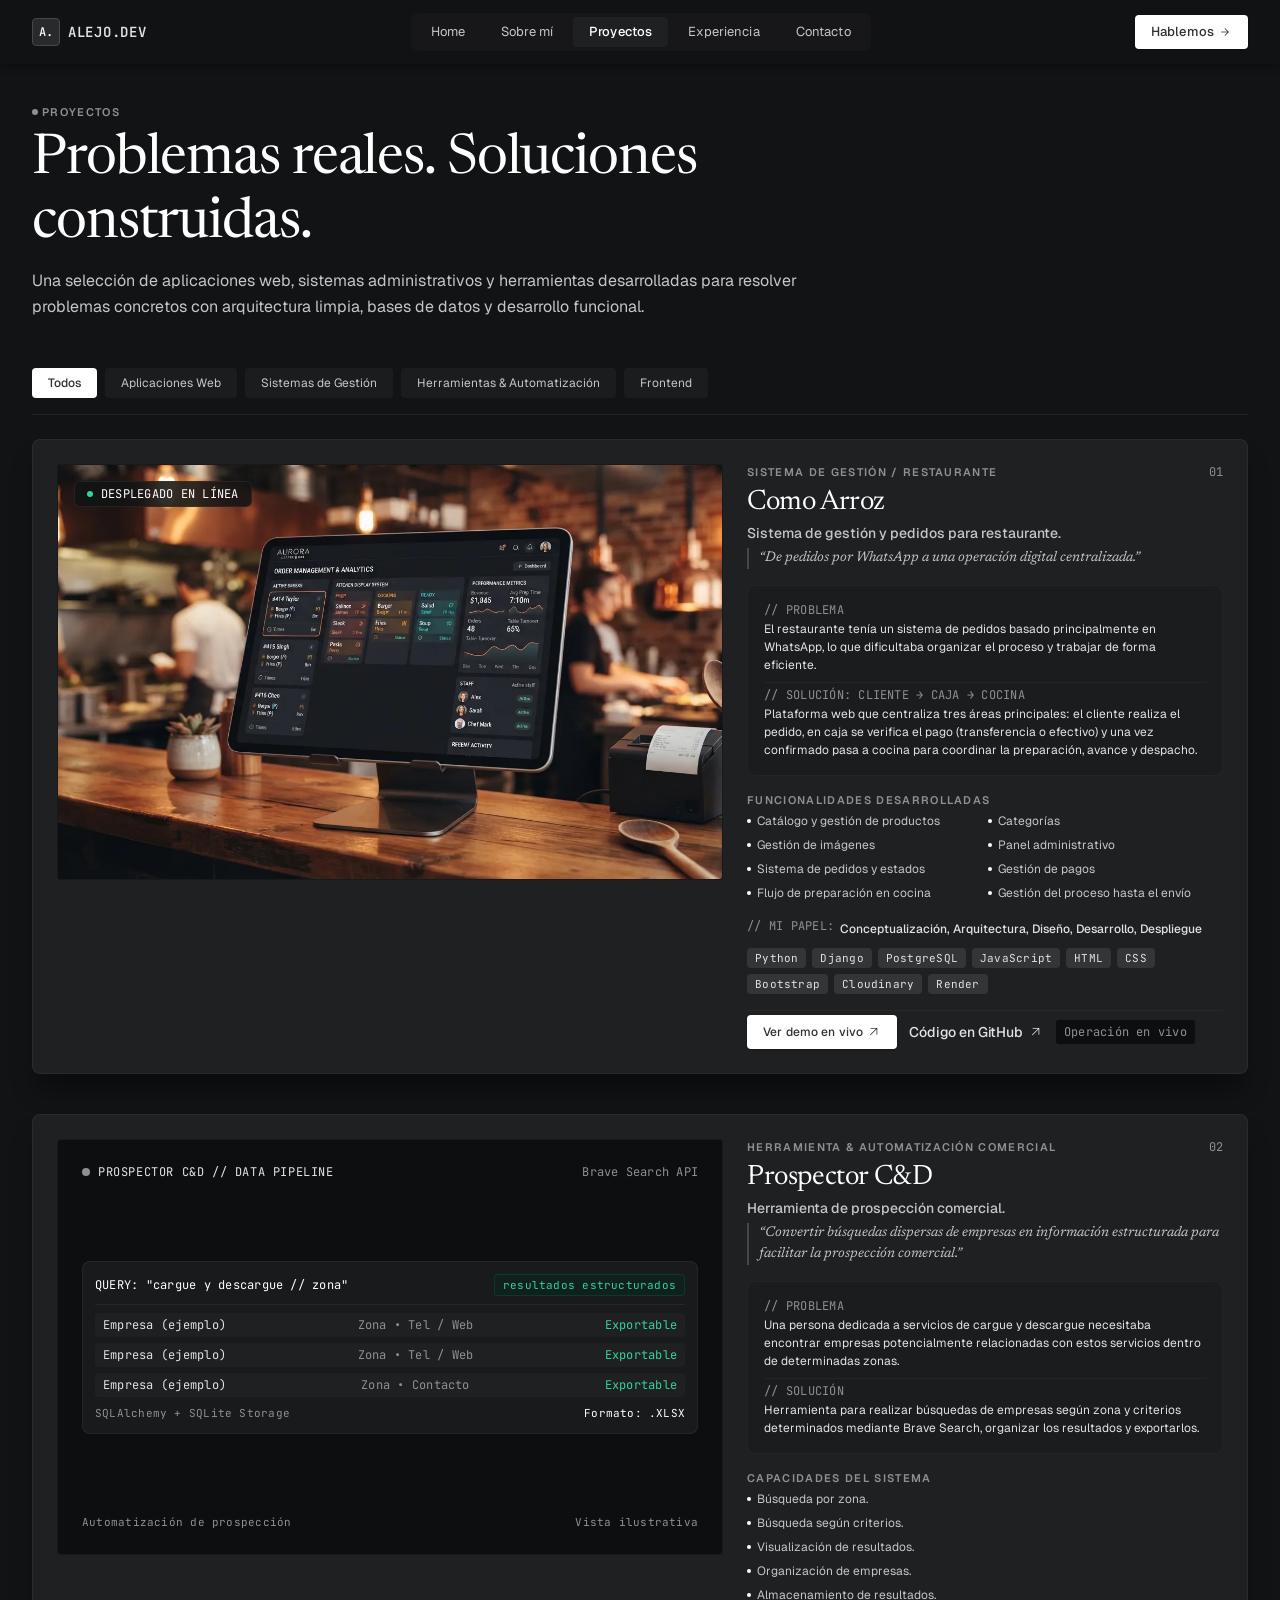
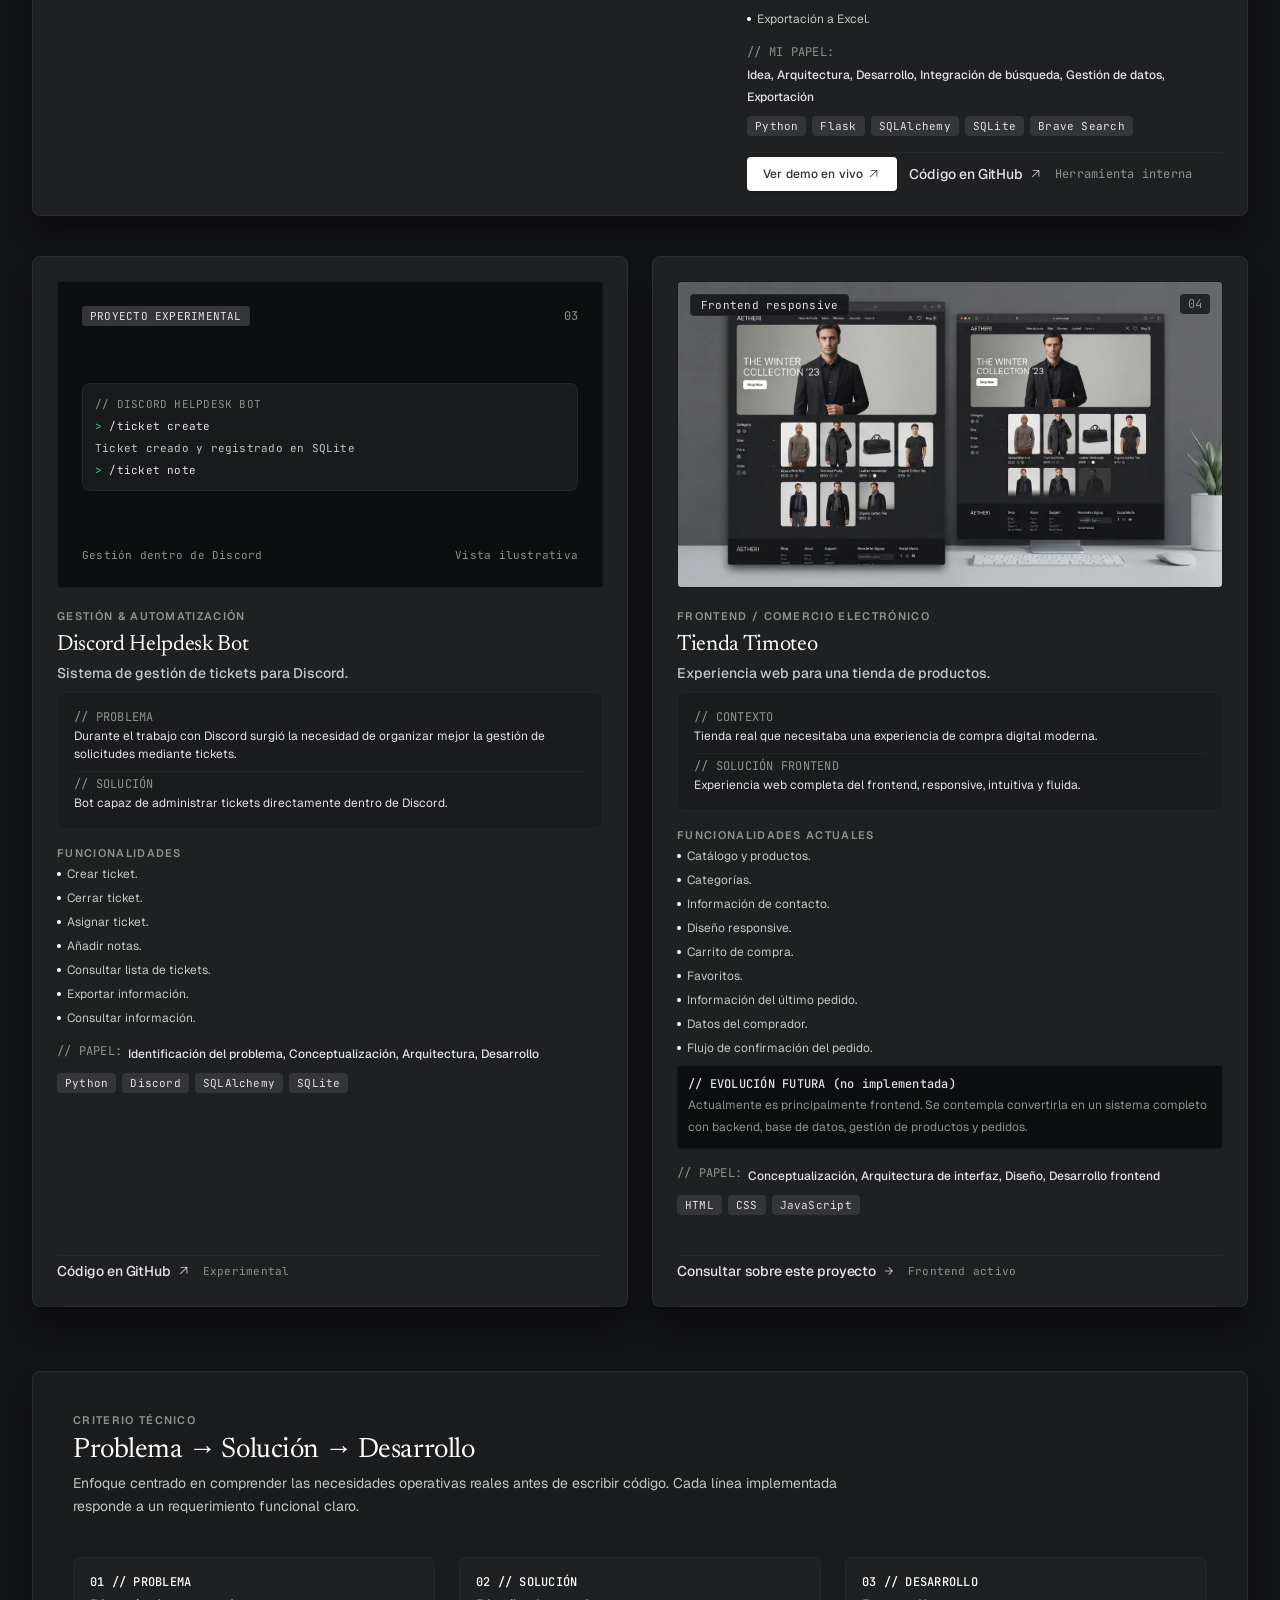
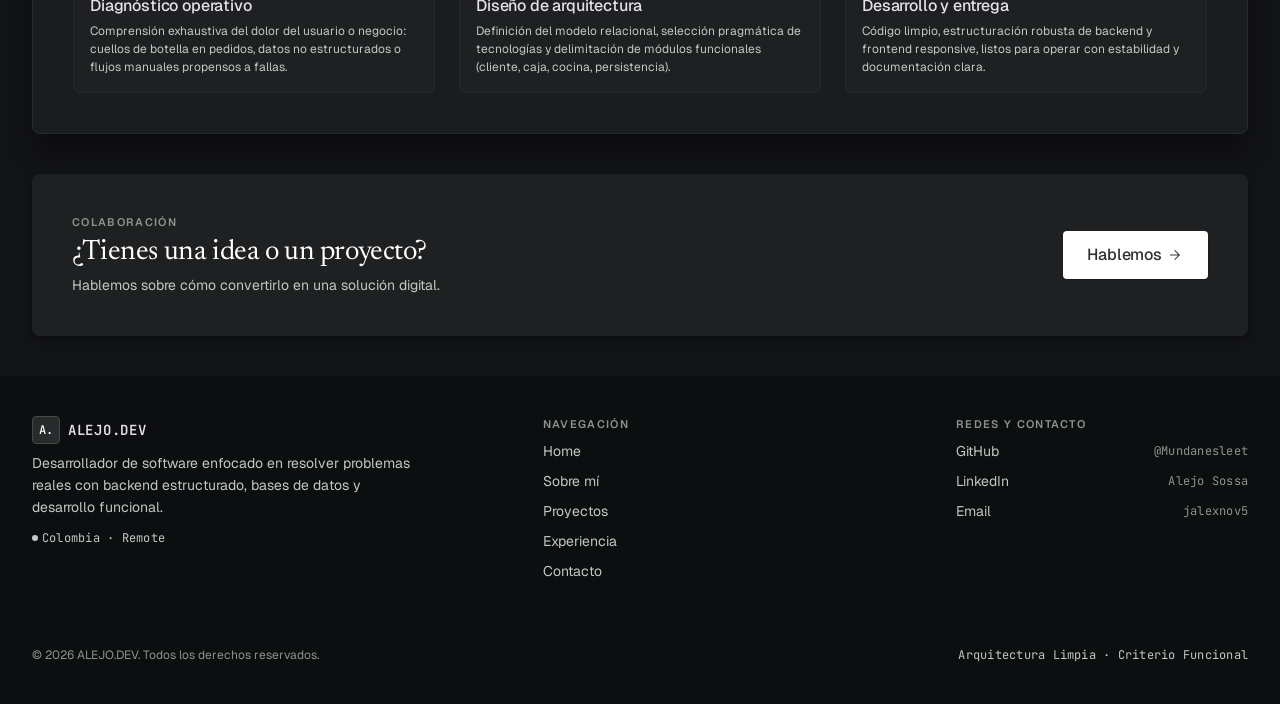
<file: proyectos.html>
<!DOCTYPE html>
<html lang="es">
<head>
  <meta charset="utf-8">
  <meta name="viewport" content="width=device-width, initial-scale=1">
  <title>Proyectos — ALEJO.DEV</title>
  <meta name="description" content="Aplicaciones web, sistemas de gestión y herramientas desarrolladas para resolver problemas concretos: Como Arroz, Prospector C&amp;D, Discord Helpdesk Bot y Tienda Timoteo.">
  <meta name="theme-color" content="#121315">
  <link rel="icon" href="assets/favicon.svg" type="image/svg+xml">
  <link rel="preconnect" href="https://fonts.googleapis.com">
  <link rel="preconnect" href="https://fonts.gstatic.com" crossorigin>
  <link rel="stylesheet" href="https://fonts.googleapis.com/css2?family=Geist:wght@300;400;500;600&family=JetBrains+Mono:wght@400;500&family=Newsreader:ital,opsz,wght@0,6..72,400;0,6..72,500;1,6..72,400&display=swap">
  <link rel="stylesheet" href="https://fonts.googleapis.com/css2?family=Material+Symbols+Outlined:opsz,wght,FILL,GRAD@24,300,0,0&icon_names=account_tree,alternate_email,architecture,arrow_forward,arrow_outward,badge,bug_report,check_small,close,cloud,code,commit,content_copy,database,description,done,layers,menu,menu_book,open_in_new,public,school,send,south,terminal,troubleshoot,tune,web&display=block">
  <link rel="stylesheet" href="css/style.css">
</head>
<body data-page="proyectos">
  <a class="skip-link" href="#contenido">Saltar al contenido</a>
  <header id="site-header"></header>

  <main id="contenido">
    <section class="container page-head" style="padding-bottom:0">
      <div class="page-head__kicker"><span class="status-dot status-dot--sm status-dot--outline" aria-hidden="true"></span><span class="eyebrow">Proyectos</span></div>
      <h1 class="display" style="max-width:56rem">Problemas reales. Soluciones construidas.</h1>
      <p class="lead" style="max-width:48rem;margin-top:.25rem">Una selección de aplicaciones web, sistemas administrativos y herramientas desarrolladas para resolver problemas concretos con arquitectura limpia, bases de datos y desarrollo funcional.</p>
      <div class="filters" role="group" aria-label="Filtrar proyectos">
        <button class="chip" type="button" data-filter="todos" aria-pressed="true">Todos</button>
        <button class="chip" type="button" data-filter="web" aria-pressed="false">Aplicaciones Web</button>
        <button class="chip" type="button" data-filter="gestion" aria-pressed="false">Sistemas de Gestión</button>
        <button class="chip" type="button" data-filter="herramientas" aria-pressed="false">Herramientas &amp; Automatización</button>
        <button class="chip" type="button" data-filter="frontend" aria-pressed="false">Frontend</button>
      </div>
    </section>

    <section class="container projects" aria-label="Listado de proyectos">

      <!-- 01 COMO ARROZ -->
      <article class="project project--split" id="como-arroz" data-category="web gestion">
        <div class="project__visual project__visual--16x10">
          <img src="assets/images/como-arroz.webp" width="1376" height="768" alt="Panel del sistema de gestión y pedidos del restaurante Como Arroz">
          <span class="project__label mono"><span class="status-dot status-dot--sm status-dot--live pulse" aria-hidden="true"></span>Desplegado en línea</span>
        </div>
        <div class="project__info">
          <div>
            <div class="project__meta"><span class="eyebrow">Sistema de Gestión / Restaurante</span><span class="mono dim">01</span></div>
            <h2 class="h-md project__title">Como Arroz</h2>
            <p class="project__subtitle">Sistema de gestión y pedidos para restaurante.</p>
            <p class="project__quote">“De pedidos por WhatsApp a una operación digital centralizada.”</p>
            <div class="diag">
              <div class="diag__block"><span class="diag__label mono">// PROBLEMA</span><p>El restaurante tenía un sistema de pedidos basado principalmente en WhatsApp, lo que dificultaba organizar el proceso y trabajar de forma eficiente.</p></div>
              <div class="diag__block"><span class="diag__label mono">// SOLUCIÓN: CLIENTE → CAJA → COCINA</span><p>Plataforma web que centraliza tres áreas principales: el cliente realiza el pedido, en caja se verifica el pago (transferencia o efectivo) y una vez confirmado pasa a cocina para coordinar la preparación, avance y despacho.</p></div>
            </div>
            <div class="block">
              <span class="eyebrow">Funcionalidades desarrolladas</span>
              <ul class="features features--2">
                <li>Catálogo y gestión de productos</li>
                <li>Categorías</li>
                <li>Gestión de imágenes</li>
                <li>Panel administrativo</li>
                <li>Sistema de pedidos y estados</li>
                <li>Gestión de pagos</li>
                <li>Flujo de preparación en cocina</li>
                <li>Gestión del proceso hasta el envío</li>
              </ul>
            </div>
            <div class="block">
              <p class="role"><span class="mono">// MI PAPEL:</span><strong>Conceptualización, Arquitectura, Diseño, Desarrollo, Despliegue</strong></p>
              <ul class="tags">
                <li class="tag tag--top">Python</li><li class="tag tag--top">Django</li><li class="tag tag--top">PostgreSQL</li><li class="tag tag--top">JavaScript</li><li class="tag tag--top">HTML</li><li class="tag tag--top">CSS</li><li class="tag tag--top">Bootstrap</li><li class="tag tag--top">Cloudinary</li><li class="tag tag--top">Render</li>
              </ul>
            </div>
          </div>
          <div class="project__actions">
            <a class="btn btn--primary" href="https://como-arroz-crud.onrender.com/" target="_blank" rel="noopener noreferrer"><span>Ver demo en vivo</span><span class="icon icon--xs" aria-hidden="true">arrow_outward</span></a>
            <a class="link-arrow link-arrow--sm" href="https://github.com/Mundanesleet/Gestion-menu-como-arroz" target="_blank" rel="noopener noreferrer"><span>Código en GitHub</span><span class="icon icon--xs" aria-hidden="true">arrow_outward</span></a>
            <span class="badge mono">Operación en vivo</span>
          </div>
        </div>
      </article>

      <!-- 02 PROSPECTOR C&D -->
      <article class="project project--split" id="prospector-cd" data-category="herramientas">
        <div class="project__visual project__visual--16x10" role="img" aria-label="Esquema ilustrativo de Prospector C&amp;D: búsqueda por zona, resultados estructurados y exportación a Excel">
          <div class="mock">
            <div class="mock__head"><span class="row gap-sm"><span class="status-dot status-dot--outline" aria-hidden="true"></span><span class="mono on-surface" style="text-transform:uppercase;letter-spacing:.05em">Prospector C&amp;D // Data Pipeline</span></span><span class="mono dim">Brave Search API</span></div>
            <div class="mock__panel">
              <div class="mock__panel-head"><span class="mono text-primary">QUERY: "cargue y descargue // zona"</span><span class="pill-ok mono">resultados estructurados</span></div>
              <div class="stack" style="gap:.375rem">
                <div class="mock__row mono"><span>Empresa (ejemplo)</span><span class="dim">Zona • Tel / Web</span><span class="ok">Exportable</span></div>
                <div class="mock__row mono"><span>Empresa (ejemplo)</span><span class="dim">Zona • Tel / Web</span><span class="ok">Exportable</span></div>
                <div class="mock__row mono"><span>Empresa (ejemplo)</span><span class="dim">Zona • Contacto</span><span class="ok">Exportable</span></div>
              </div>
              <div class="mock__foot mono mono--xs"><span>SQLAlchemy + SQLite Storage</span><span class="mock__tag">Formato: .XLSX</span></div>
            </div>
            <div class="mock__foot mono mono--xs"><span>Automatización de prospección</span><span>Vista ilustrativa</span></div>
          </div>
        </div>
        <div class="project__info">
          <div>
            <div class="project__meta"><span class="eyebrow">Herramienta &amp; Automatización Comercial</span><span class="mono dim">02</span></div>
            <h2 class="h-md project__title">Prospector C&amp;D</h2>
            <p class="project__subtitle">Herramienta de prospección comercial.</p>
            <p class="project__quote">“Convertir búsquedas dispersas de empresas en información estructurada para facilitar la prospección comercial.”</p>
            <div class="diag">
              <div class="diag__block"><span class="diag__label mono">// PROBLEMA</span><p>Una persona dedicada a servicios de cargue y descargue necesitaba encontrar empresas potencialmente relacionadas con estos servicios dentro de determinadas zonas.</p></div>
              <div class="diag__block"><span class="diag__label mono">// SOLUCIÓN</span><p>Herramienta para realizar búsquedas de empresas según zona y criterios determinados mediante Brave Search, organizar los resultados y exportarlos.</p></div>
            </div>
            <div class="block">
              <span class="eyebrow">Capacidades del sistema</span>
              <ul class="features">
                <li>Búsqueda por zona.</li>
                <li>Búsqueda según criterios.</li>
                <li>Visualización de resultados.</li>
                <li>Organización de empresas.</li>
                <li>Almacenamiento de resultados.</li>
                <li>Exportación a Excel.</li>
              </ul>
            </div>
            <div class="block">
              <p class="role"><span class="mono">// MI PAPEL:</span><strong>Idea, Arquitectura, Desarrollo, Integración de búsqueda, Gestión de datos, Exportación</strong></p>
              <ul class="tags">
                <li class="tag tag--top">Python</li><li class="tag tag--top">Flask</li><li class="tag tag--top">SQLAlchemy</li><li class="tag tag--top">SQLite</li><li class="tag tag--top">Brave Search</li>
              </ul>
            </div>
          </div>
          <div class="project__actions">
            <a class="btn btn--primary" href="https://mundanesleet.pythonanywhere.com/" target="_blank" rel="noopener noreferrer"><span>Ver demo en vivo</span><span class="icon icon--xs" aria-hidden="true">arrow_outward</span></a>
            <a class="link-arrow link-arrow--sm" href="https://github.com/Mundanesleet/Prospector-C-D" target="_blank" rel="noopener noreferrer"><span>Código en GitHub</span><span class="icon icon--xs" aria-hidden="true">arrow_outward</span></a>
            <span class="mono dim">Herramienta interna</span>
          </div>
        </div>
      </article>

      <!-- 03 y 04 -->
      <div class="two-col" data-group>
        <article class="project" id="discord-helpdesk-bot" data-category="herramientas">
          <div>
            <div class="project__visual project__visual--16x9" role="img" aria-label="Esquema ilustrativo de comandos del Discord Helpdesk Bot">
              <div class="mock">
                <div class="mock__head"><span class="tag tag--top mono">PROYECTO EXPERIMENTAL</span><span class="mono dim">03</span></div>
                <div class="mock__panel mono mono--xs" style="gap:.375rem">
                  <span class="dim">// DISCORD HELPDESK BOT</span>
                  <span class="on-surface"><span class="ok">&gt;</span> /ticket create</span>
                  <span class="muted">Ticket creado y registrado en SQLite</span>
                  <span class="on-surface"><span class="ok">&gt;</span> /ticket note</span>
                </div>
                <div class="mock__foot mono mono--xs"><span>Gestión dentro de Discord</span><span>Vista ilustrativa</span></div>
              </div>
            </div>
            <span class="eyebrow">Gestión &amp; Automatización</span>
            <h2 class="h-sm project__title" style="margin-top:.25rem">Discord Helpdesk Bot</h2>
            <p class="project__subtitle" style="margin-bottom:.5rem">Sistema de gestión de tickets para Discord.</p>
            <div class="diag" style="margin-top:.5rem">
              <div class="diag__block"><span class="diag__label mono">// PROBLEMA</span><p>Durante el trabajo con Discord surgió la necesidad de organizar mejor la gestión de solicitudes mediante tickets.</p></div>
              <div class="diag__block"><span class="diag__label mono">// SOLUCIÓN</span><p>Bot capaz de administrar tickets directamente dentro de Discord.</p></div>
            </div>
            <div class="block">
              <span class="eyebrow">Funcionalidades</span>
              <ul class="features">
                <li>Crear ticket.</li><li>Cerrar ticket.</li><li>Asignar ticket.</li><li>Añadir notas.</li><li>Consultar lista de tickets.</li><li>Exportar información.</li><li>Consultar información.</li>
              </ul>
            </div>
            <div class="block">
              <p class="role"><span class="mono">// PAPEL:</span><strong>Identificación del problema, Conceptualización, Arquitectura, Desarrollo</strong></p>
              <ul class="tags">
                <li class="tag tag--top">Python</li><li class="tag tag--top">Discord</li><li class="tag tag--top">SQLAlchemy</li><li class="tag tag--top">SQLite</li>
              </ul>
            </div>
          </div>
          <div class="project__actions">
            <a class="link-arrow link-arrow--sm" href="https://github.com/Mundanesleet/Discord-helpdesk-bot" target="_blank" rel="noopener noreferrer"><span>Código en GitHub</span><span class="icon icon--xs" aria-hidden="true">arrow_outward</span></a>
            <span class="mono mono--xs dim">Experimental</span>
          </div>
        </article>

        <article class="project" id="tienda-timoteo" data-category="frontend web">
          <div>
            <div class="project__visual project__visual--16x9">
              <img src="assets/images/tienda-timoteo.webp" width="1376" height="768" loading="lazy" alt="Catálogo de la tienda Timoteo en versión escritorio y móvil">
              <span class="project__label project__label--sm mono">Frontend responsive</span>
              <span class="project__num mono">04</span>
            </div>
            <span class="eyebrow">Frontend / Comercio Electrónico</span>
            <h2 class="h-sm project__title" style="margin-top:.25rem">Tienda Timoteo</h2>
            <p class="project__subtitle" style="margin-bottom:.5rem">Experiencia web para una tienda de productos.</p>
            <div class="diag" style="margin-top:.5rem">
              <div class="diag__block"><span class="diag__label mono">// CONTEXTO</span><p>Tienda real que necesitaba una experiencia de compra digital moderna.</p></div>
              <div class="diag__block"><span class="diag__label mono">// SOLUCIÓN FRONTEND</span><p>Experiencia web completa del frontend, responsive, intuitiva y fluida.</p></div>
            </div>
            <div class="block">
              <span class="eyebrow">Funcionalidades actuales</span>
              <ul class="features">
                <li>Catálogo y productos.</li><li>Categorías.</li><li>Información de contacto.</li><li>Diseño responsive.</li><li>Carrito de compra.</li><li>Favoritos.</li><li>Información del último pedido.</li><li>Datos del comprador.</li><li>Flujo de confirmación del pedido.</li>
              </ul>
              <div class="evolution" style="margin-top:.5rem"><strong class="mono">// EVOLUCIÓN FUTURA (no implementada)</strong>Actualmente es principalmente frontend. Se contempla convertirla en un sistema completo con backend, base de datos, gestión de productos y pedidos.</div>
            </div>
            <div class="block">
              <p class="role"><span class="mono">// PAPEL:</span><strong>Conceptualización, Arquitectura de interfaz, Diseño, Desarrollo frontend</strong></p>
              <ul class="tags"><li class="tag tag--top">HTML</li><li class="tag tag--top">CSS</li><li class="tag tag--top">JavaScript</li></ul>
            </div>
          </div>
          <div class="project__actions">
            <a class="link-arrow link-arrow--sm" href="contacto.html"><span>Consultar sobre este proyecto</span><span class="icon icon--xs" aria-hidden="true">arrow_forward</span></a>
            <span class="mono mono--xs dim">Frontend activo</span>
          </div>
        </article>
      </div>
    </section>

    <section class="container" style="padding-block:2.5rem" aria-labelledby="metodo-title">
      <div class="method reveal">
        <div class="method__intro">
          <span class="eyebrow" style="display:block;margin-bottom:.25rem">Criterio técnico</span>
          <h2 class="h-md" id="metodo-title">Problema → Solución → Desarrollo</h2>
          <p class="muted" style="margin-top:.25rem;line-height:1.6">Enfoque centrado en comprender las necesidades operativas reales antes de escribir código. Cada línea implementada responde a un requerimiento funcional claro.</p>
        </div>
        <div class="grid grid--3 grid--gutter">
          <div class="method__step"><span class="mono">01 // PROBLEMA</span><h3 class="title-md on-surface">Diagnóstico operativo</h3><p>Comprensión exhaustiva del dolor del usuario o negocio: cuellos de botella en pedidos, datos no estructurados o flujos manuales propensos a fallas.</p></div>
          <div class="method__step"><span class="mono">02 // SOLUCIÓN</span><h3 class="title-md on-surface">Diseño de arquitectura</h3><p>Definición del modelo relacional, selección pragmática de tecnologías y delimitación de módulos funcionales (cliente, caja, cocina, persistencia).</p></div>
          <div class="method__step"><span class="mono">03 // DESARROLLO</span><h3 class="title-md on-surface">Desarrollo y entrega</h3><p>Código limpio, estructuración robusta de backend y frontend responsive, listos para operar con estabilidad y documentación clara.</p></div>
        </div>
      </div>
    </section>

    <section class="container" style="padding-bottom:2.5rem">
      <div class="cta-card cta-card--mid">
        <div class="cta-card__text">
          <span class="eyebrow">Colaboración</span>
          <h2 class="h-md">¿Tienes una idea o un proyecto?</h2>
          <p class="muted">Hablemos sobre cómo convertirlo en una solución digital.</p>
        </div>
        <a class="btn btn--primary btn--lg" href="mailto:jalexnov5@gmail.com"><span>Hablemos</span><span class="icon" aria-hidden="true">arrow_forward</span></a>
      </div>
    </section>
  </main>

  <footer id="site-footer"></footer>
  <script src="js/main.js"></script>
</body>
</html>
</file>
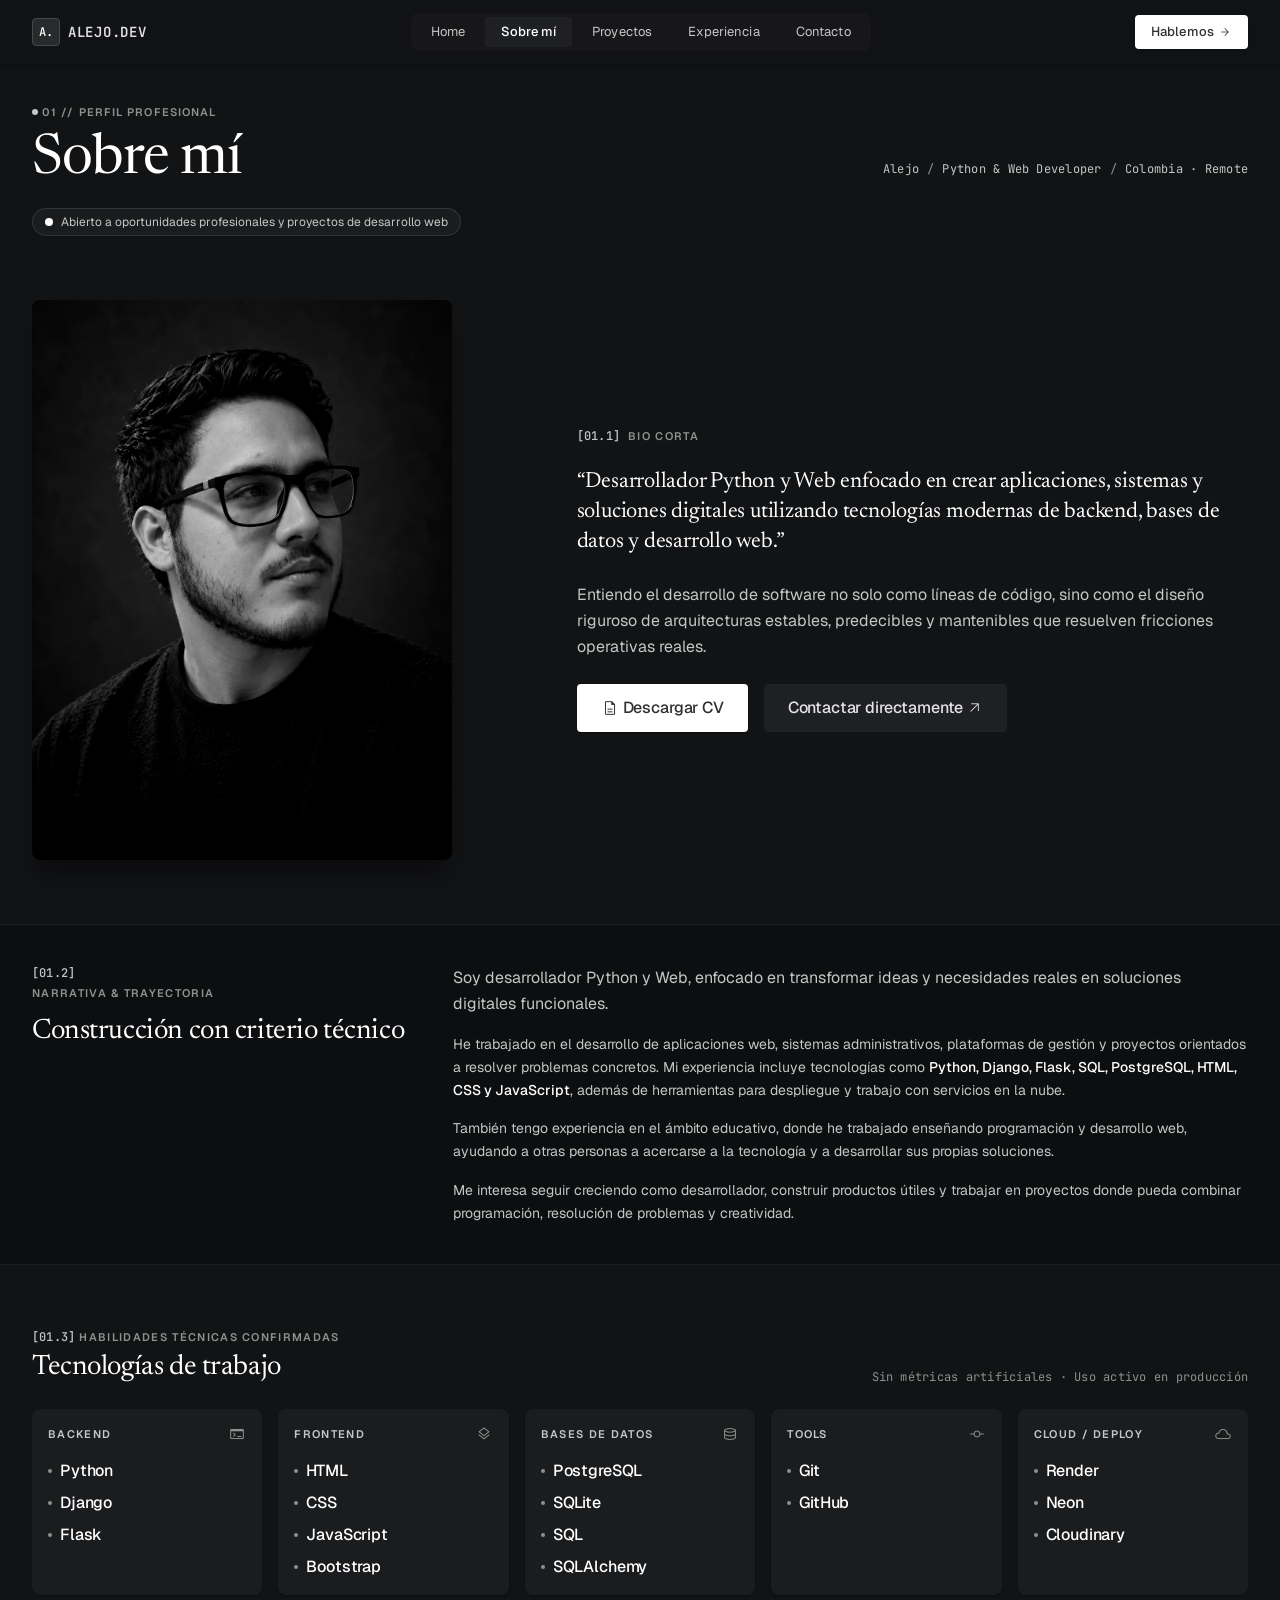
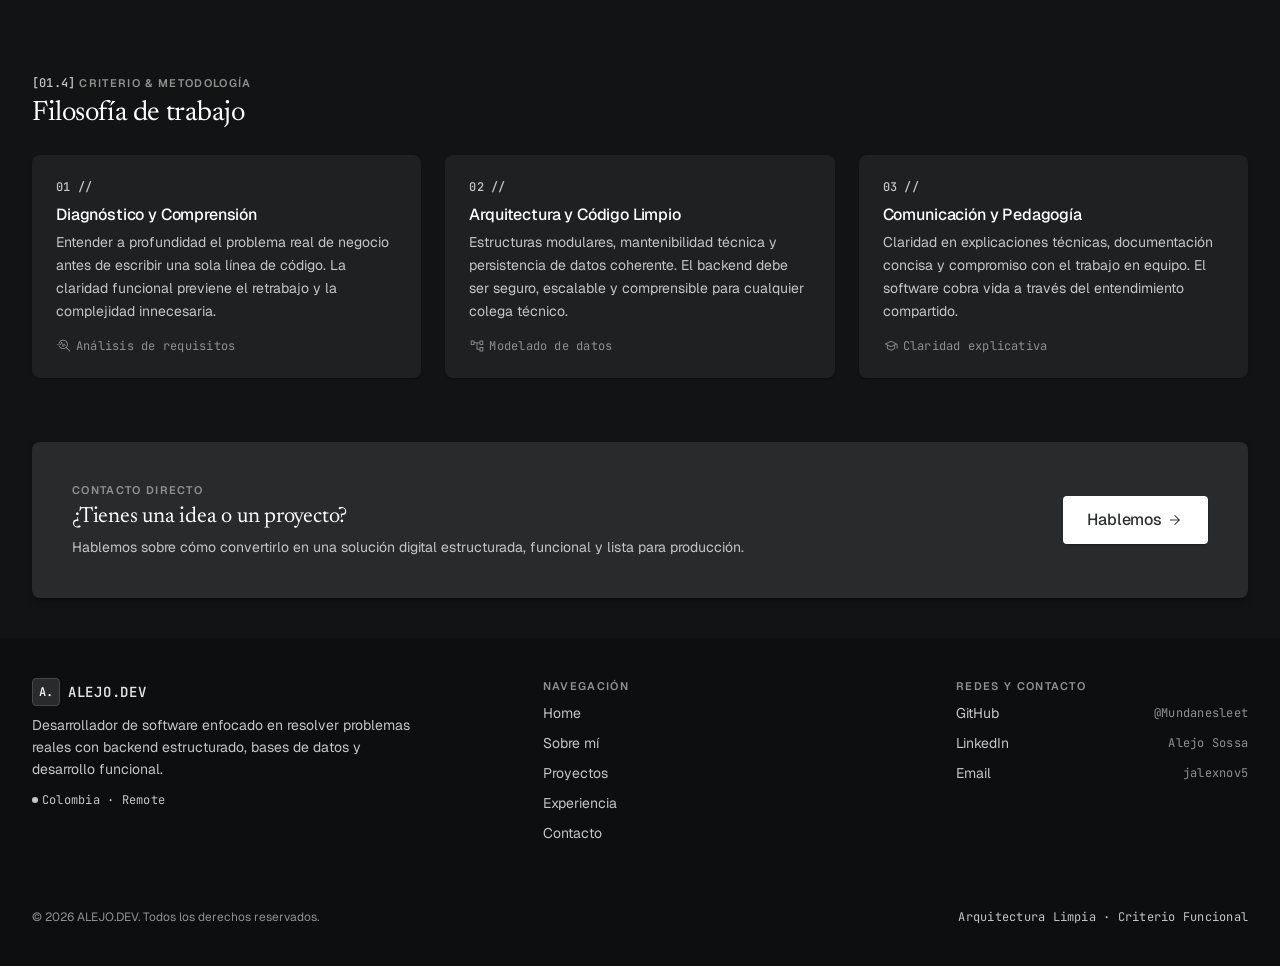
<file: sobre-mi.html>
<!DOCTYPE html>
<html lang="es">
<head>
  <meta charset="utf-8">
  <meta name="viewport" content="width=device-width, initial-scale=1">
  <title>Sobre mí — ALEJO.DEV</title>
  <meta name="description" content="Desarrollador Python y Web enfocado en crear aplicaciones, sistemas y soluciones digitales con backend, bases de datos y desarrollo web.">
  <meta name="theme-color" content="#121315">
  <link rel="icon" href="assets/favicon.svg" type="image/svg+xml">
  <link rel="preconnect" href="https://fonts.googleapis.com">
  <link rel="preconnect" href="https://fonts.gstatic.com" crossorigin>
  <link rel="stylesheet" href="https://fonts.googleapis.com/css2?family=Geist:wght@300;400;500;600&family=JetBrains+Mono:wght@400;500&family=Newsreader:ital,opsz,wght@0,6..72,400;0,6..72,500;1,6..72,400&display=swap">
  <link rel="stylesheet" href="https://fonts.googleapis.com/css2?family=Material+Symbols+Outlined:opsz,wght,FILL,GRAD@24,300,0,0&icon_names=account_tree,alternate_email,architecture,arrow_forward,arrow_outward,badge,bug_report,check_small,close,cloud,code,commit,content_copy,database,description,done,layers,menu,menu_book,open_in_new,public,school,send,south,terminal,troubleshoot,tune,web&display=block">
  <link rel="stylesheet" href="css/style.css">
</head>
<body data-page="sobre-mi">
  <a class="skip-link" href="#contenido">Saltar al contenido</a>
  <header id="site-header"></header>

  <main id="contenido">
    <section class="container page-head">
      <div class="page-head__kicker"><span class="status-dot status-dot--sm status-dot--secondary" aria-hidden="true"></span><span class="eyebrow muted" style="letter-spacing:.1em">01 // PERFIL PROFESIONAL</span></div>
      <div class="page-head__row">
        <h1 class="display">Sobre mí</h1>
        <p class="page-head__meta mono"><span>Alejo</span><span class="sep">/</span><span>Python &amp; Web Developer</span><span class="sep">/</span><span>Colombia · Remote</span></p>
      </div>
      <div class="pill body-sm"><span class="status-dot pulse" aria-hidden="true"></span><span>Abierto a oportunidades profesionales y proyectos de desarrollo web</span></div>
    </section>

    <section class="section" aria-label="Presentación">
      <div class="container about-hero">
        <div class="portrait">
          <!-- Para cambiar la foto basta con reemplazar assets/images/alejo-professional.webp -->
          <img src="assets/images/alejo-professional.webp" width="1106" height="1422" alt="Retrato profesional de Alejo, desarrollador Python y Web" fetchpriority="high">
        </div>
        <div class="about-hero__copy">
          <p class="row gap-sm"><span class="mono idx">[01.1]</span><span class="eyebrow">Bio corta</span></p>
          <blockquote class="about-hero__quote">“Desarrollador Python y Web enfocado en crear aplicaciones, sistemas y soluciones digitales utilizando tecnologías modernas de backend, bases de datos y desarrollo web.”</blockquote>
          <p class="lead">Entiendo el desarrollo de software no solo como líneas de código, sino como el diseño riguroso de arquitecturas estables, predecibles y mantenibles que resuelven fricciones operativas reales.</p>
          <div class="row gap-md">
            <a class="btn btn--primary btn--lg" href="assets/cv/CV_Jait_Sossa_Camacho.pdf" download><span class="icon" aria-hidden="true">description</span><span>Descargar CV</span></a>
            <a class="btn btn--secondary btn--lg" href="mailto:jalexnov5@gmail.com"><span>Contactar directamente</span><span class="icon icon--sm" aria-hidden="true">arrow_outward</span></a>
          </div>
        </div>
      </div>
    </section>

    <section class="section band" aria-labelledby="narrativa-title" style="margin-block:1.5rem">
      <div class="container narrative">
        <div class="stack gap-xs">
          <span class="mono idx">[01.2]</span>
          <span class="eyebrow">Narrativa &amp; trayectoria</span>
          <h2 class="h-md" id="narrativa-title" style="margin-top:.5rem">Construcción con criterio técnico</h2>
        </div>
        <div class="narrative__body reveal">
          <p class="lead on-surface">Soy desarrollador Python y Web, enfocado en transformar ideas y necesidades reales en soluciones digitales funcionales.</p>
          <p class="muted">He trabajado en el desarrollo de aplicaciones web, sistemas administrativos, plataformas de gestión y proyectos orientados a resolver problemas concretos. Mi experiencia incluye tecnologías como <strong>Python, Django, Flask, SQL, PostgreSQL, HTML, CSS y JavaScript</strong>, además de herramientas para despliegue y trabajo con servicios en la nube.</p>
          <p class="muted">También tengo experiencia en el ámbito educativo, donde he trabajado enseñando programación y desarrollo web, ayudando a otras personas a acercarse a la tecnología y a desarrollar sus propias soluciones.</p>
          <p class="muted">Me interesa seguir creciendo como desarrollador, construir productos útiles y trabajar en proyectos donde pueda combinar programación, resolución de problemas y creatividad.</p>
        </div>
      </div>
    </section>

    <section class="section" aria-labelledby="tec-title">
      <div class="container">
        <div class="section-head mb-lg reveal">
          <div class="stack gap-xs">
            <p class="row gap-xs"><span class="mono idx">[01.3]</span><span class="eyebrow">Habilidades técnicas confirmadas</span></p>
            <h2 class="h-md" id="tec-title">Tecnologías de trabajo</h2>
          </div>
          <p class="mono dim">Sin métricas artificiales · Uso activo en producción</p>
        </div>
        <div class="grid grid--5 reveal">
          <div class="tile"><div class="tile__head"><h3 class="eyebrow">Backend</h3><span class="icon" aria-hidden="true">terminal</span></div>
            <ul><li class="title-md">Python</li><li class="title-md">Django</li><li class="title-md">Flask</li></ul></div>
          <div class="tile"><div class="tile__head"><h3 class="eyebrow">Frontend</h3><span class="icon" aria-hidden="true">layers</span></div>
            <ul><li class="title-md">HTML</li><li class="title-md">CSS</li><li class="title-md">JavaScript</li><li class="title-md">Bootstrap</li></ul></div>
          <div class="tile"><div class="tile__head"><h3 class="eyebrow">Bases de datos</h3><span class="icon" aria-hidden="true">database</span></div>
            <ul><li class="title-md">PostgreSQL</li><li class="title-md">SQLite</li><li class="title-md">SQL</li><li class="title-md">SQLAlchemy</li></ul></div>
          <div class="tile"><div class="tile__head"><h3 class="eyebrow">Tools</h3><span class="icon" aria-hidden="true">commit</span></div>
            <ul><li class="title-md">Git</li><li class="title-md">GitHub</li></ul></div>
          <div class="tile"><div class="tile__head"><h3 class="eyebrow">Cloud / Deploy</h3><span class="icon" aria-hidden="true">cloud</span></div>
            <ul><li class="title-md">Render</li><li class="title-md">Neon</li><li class="title-md">Cloudinary</li></ul></div>
        </div>
      </div>
    </section>

    <section class="section" aria-labelledby="filosofia-title">
      <div class="container">
        <div class="stack gap-xs mb-lg reveal">
          <p class="row gap-xs"><span class="mono idx">[01.4]</span><span class="eyebrow">Criterio &amp; metodología</span></p>
          <h2 class="h-md" id="filosofia-title">Filosofía de trabajo</h2>
        </div>
        <div class="grid grid--3 grid--gutter reveal">
          <article class="principle">
            <div><span class="mono idx" style="display:block;margin-bottom:.5rem">01 //</span>
              <h3 class="title-md">Diagnóstico y Comprensión</h3>
              <p>Entender a profundidad el problema real de negocio antes de escribir una sola línea de código. La claridad funcional previene el retrabajo y la complejidad innecesaria.</p></div>
            <div class="principle__foot mono"><span class="icon icon--sm" aria-hidden="true">troubleshoot</span><span>Análisis de requisitos</span></div>
          </article>
          <article class="principle">
            <div><span class="mono idx" style="display:block;margin-bottom:.5rem">02 //</span>
              <h3 class="title-md">Arquitectura y Código Limpio</h3>
              <p>Estructuras modulares, mantenibilidad técnica y persistencia de datos coherente. El backend debe ser seguro, escalable y comprensible para cualquier colega técnico.</p></div>
            <div class="principle__foot mono"><span class="icon icon--sm" aria-hidden="true">account_tree</span><span>Modelado de datos</span></div>
          </article>
          <article class="principle">
            <div><span class="mono idx" style="display:block;margin-bottom:.5rem">03 //</span>
              <h3 class="title-md">Comunicación y Pedagogía</h3>
              <p>Claridad en explicaciones técnicas, documentación concisa y compromiso con el trabajo en equipo. El software cobra vida a través del entendimiento compartido.</p></div>
            <div class="principle__foot mono"><span class="icon icon--sm" aria-hidden="true">school</span><span>Claridad explicativa</span></div>
          </article>
        </div>
      </div>
    </section>

    <section class="container" style="padding-block:1.5rem 2.5rem">
      <div class="cta-card">
        <div class="cta-card__text">
          <span class="eyebrow">Contacto directo</span>
          <h2 class="h-sm">¿Tienes una idea o un proyecto?</h2>
          <p class="muted">Hablemos sobre cómo convertirlo en una solución digital estructurada, funcional y lista para producción.</p>
        </div>
        <a class="btn btn--primary btn--lg" href="mailto:jalexnov5@gmail.com"><span>Hablemos</span><span class="icon" aria-hidden="true">arrow_forward</span></a>
      </div>
    </section>
  </main>

  <footer id="site-footer"></footer>
  <script src="js/main.js"></script>
</body>
</html>
</file>
<file: css/style.css>
/* ==========================================================================
   ALEJO.DEV — Monochrome Editorial Tech
   Tokens tomados de DESIGN.md / Stitch. Sin frameworks ni build.
   ========================================================================== */

:root {
  --background: #121315;
  --surface: #121315;
  --lowest: #0d0e10;
  --low: #1b1c1e;
  --container: #1f2022;
  --high: #292a2c;
  --highest: #343537;
  --bright: #38393b;

  --on-surface: #e3e2e4;
  --on-variant: #c4c7c5;
  --outline: #8e928f;
  --outline-variant: #444846;
  --primary: #ffffff;
  --on-primary: #2f3130;
  --primary-dim: #c6c7c5;
  --secondary: #c4c7ca;

  --font-serif: "Newsreader", Georgia, serif;
  --font-sans: "Geist", system-ui, -apple-system, "Segoe UI", sans-serif;
  --font-mono: "JetBrains Mono", ui-monospace, Consolas, monospace;

  --radius-sm: 2px;
  --radius: 4px;
  --radius-lg: 8px;

  --gutter: 1.5rem;
  --margin: 2rem;
  --section-y: 2.5rem;
  --max: 80rem;
}

*, *::before, *::after { box-sizing: border-box; }

html { scroll-behavior: smooth; scroll-padding-top: 5rem; -webkit-text-size-adjust: 100%; }

body {
  margin: 0;
  min-height: 100vh;
  background: var(--background);
  color: var(--on-surface);
  font: 400 14px/22px var(--font-sans);
  -webkit-font-smoothing: antialiased;
  overscroll-behavior: none;
}

img { display: block; max-width: 100%; }
a { color: inherit; text-decoration: none; }
h1, h2, h3, h4, p, ul, blockquote, figure { margin: 0; }
ul { padding: 0; list-style: none; }
button { font: inherit; color: inherit; cursor: pointer; border: 0; background: none; }
::selection { background: var(--highest); color: var(--primary); }

:focus-visible { outline: 2px solid var(--primary); outline-offset: 2px; border-radius: var(--radius); }

.sr-only {
  position: absolute; width: 1px; height: 1px; margin: -1px; padding: 0;
  overflow: hidden; clip: rect(0 0 0 0); white-space: nowrap; border: 0;
}
.skip-link {
  position: absolute; left: 1rem; top: -4rem; z-index: 100;
  padding: .5rem 1rem; background: var(--primary); color: var(--on-primary); border-radius: var(--radius);
}
.skip-link:focus { top: 1rem; }

/* Iconos (Material Symbols, subconjunto) */
.icon {
  font-family: "Material Symbols Outlined";
  font-weight: 300; font-style: normal;
  font-size: 18px; line-height: 1;
  display: inline-block; flex-shrink: 0;
  text-transform: none; letter-spacing: normal; white-space: nowrap;
  font-feature-settings: "liga"; -webkit-font-feature-settings: "liga";
  user-select: none;
}
.icon--sm { font-size: 16px; }
.icon--xs { font-size: 14px; }
.icon--lg { font-size: 20px; }

/* ---------- Tipografía ---------- */
.display, .h-lg, .h-md, .h-sm { font-family: var(--font-serif); font-weight: 400; color: var(--primary); }
.display { font-size: 36px; line-height: 44px; letter-spacing: -.015em; }
.h-lg { font-size: 30px; line-height: 38px; letter-spacing: -.02em; }
.h-md { font-size: 28px; line-height: 36px; letter-spacing: -.015em; }
.h-sm { font-size: 22px; line-height: 30px; letter-spacing: -.01em; }
.on-surface { color: var(--on-surface); }
.title-md { font-size: 16px; line-height: 24px; letter-spacing: -.01em; font-weight: 500; }
.lead { font-size: 16px; line-height: 26px; color: var(--on-variant); }
.body-sm { font-size: 12px; line-height: 18px; }
.muted { color: var(--on-variant); }
.dim { color: var(--outline); }
.italic { font-style: italic; }

.eyebrow {
  font-size: 11px; line-height: 16px; letter-spacing: .12em; font-weight: 600;
  text-transform: uppercase; color: var(--outline);
}
.mono { font-family: var(--font-mono); font-size: 12px; line-height: 16px; letter-spacing: .02em; }
.mono--xs { font-size: 11px; }

@media (min-width: 768px) {
  .display { font-size: 52px; line-height: 60px; }
  .h-lg { font-size: 40px; line-height: 48px; }
}
@media (min-width: 1024px) {
  .display { font-size: 56px; line-height: 64px; letter-spacing: -.02em; }
}

/* ---------- Layout ---------- */
.container { width: 100%; max-width: var(--max); margin-inline: auto; padding-inline: 1rem; }
@media (min-width: 640px) { .container { padding-inline: var(--gutter); } }
@media (min-width: 1024px) { .container { padding-inline: var(--margin); } }

main { display: block; padding-top: 4rem; min-height: 100vh; }

.section { padding-block: var(--section-y); }
.band { background: var(--lowest); border-block: 1px solid color-mix(in srgb, var(--outline-variant) 30%, transparent); }
.stack { display: flex; flex-direction: column; }
.gap-xs { gap: .25rem; } .gap-sm { gap: .5rem; } .gap-md { gap: 1rem; }
.gap-lg { gap: 1.5rem; } .gap-xl { gap: 2.5rem; }
.row { display: flex; flex-wrap: wrap; align-items: center; }

.section-head { display: flex; flex-direction: column; gap: 1rem; }
.section-head__text { display: flex; flex-direction: column; gap: .25rem; }
.section-head__aside { max-width: 28rem; color: var(--on-variant); }
@media (min-width: 768px) {
  .section-head { flex-direction: row; align-items: flex-end; justify-content: space-between; }
}

.grid { display: grid; gap: 1rem; grid-template-columns: 1fr; }
.grid--gutter { gap: var(--gutter); }
@media (min-width: 640px) { .grid--2-sm { grid-template-columns: repeat(2, 1fr); } }
@media (min-width: 768px) {
  .grid--2 { grid-template-columns: repeat(2, 1fr); }
  .grid--3 { grid-template-columns: repeat(3, 1fr); }
}
@media (min-width: 1024px) { .grid--5 { grid-template-columns: repeat(5, 1fr); } }
@media (min-width: 768px) and (max-width: 1023px) { .grid--5 { grid-template-columns: repeat(3, 1fr); } }
@media (min-width: 640px) and (max-width: 767px) { .grid--5 { grid-template-columns: repeat(2, 1fr); } }

/* ---------- Header / navegación ---------- */
.site-header {
  position: fixed; inset: 0 0 auto 0; z-index: 50;
  background: color-mix(in srgb, var(--surface) 85%, transparent);
  -webkit-backdrop-filter: blur(16px); backdrop-filter: blur(16px);
  box-shadow: 0 1px 8px rgba(0, 0, 0, .45);
}
.site-header__bar { height: 4rem; display: flex; align-items: center; justify-content: space-between; gap: 1rem; }

.brand { display: inline-flex; align-items: center; gap: .5rem; }
.brand__mark {
  width: 28px; height: 28px; display: grid; place-items: center;
  background: var(--high); border: 1px solid var(--outline-variant); border-radius: var(--radius);
  font: 500 12px/1 var(--font-mono); color: var(--primary); transition: border-color .2s;
}
.brand__name { font: 600 14px/1 var(--font-mono); letter-spacing: .05em; color: var(--on-surface); transition: color .2s; }
.brand:hover .brand__mark { border-color: var(--primary); }
.brand:hover .brand__name { color: var(--primary); }

.nav-list {
  display: none; align-items: center; gap: .25rem; padding: .25rem;
  background: color-mix(in srgb, var(--low) 60%, transparent); border-radius: var(--radius-lg);
}
.nav-link {
  display: block; padding: .375rem 1rem; border-radius: var(--radius);
  font-size: 13px; line-height: 18px; letter-spacing: .01em; color: var(--on-variant);
  transition: color .2s, background .2s;
}
.nav-link:hover { color: var(--on-surface); }
.nav-link[aria-current="page"] { color: var(--primary); background: var(--container); font-weight: 500; }

.site-header__actions { display: flex; align-items: center; gap: .75rem; }
.nav-toggle {
  width: 36px; height: 36px; display: grid; place-items: center;
  border-radius: var(--radius); background: var(--low);
}
.nav-mobile {
  display: none; padding: 0 1rem 1rem; background: color-mix(in srgb, var(--surface) 95%, transparent);
}
.nav-mobile.is-open { display: block; }
.nav-mobile .nav-link { padding: .75rem 1rem; font-size: 14px; }

@media (min-width: 768px) {
  .nav-list { display: flex; }
  .nav-toggle, .nav-mobile, .nav-mobile.is-open { display: none; }
}
@media (max-width: 479px) { .site-header__actions .btn { display: none; } }

/* ---------- Botones ---------- */
.btn {
  display: inline-flex; align-items: center; justify-content: center; gap: .25rem;
  padding: .5rem 1rem; border-radius: var(--radius);
  font: 500 13px/18px var(--font-sans); letter-spacing: .01em; white-space: nowrap;
  transition: background .2s, color .2s, border-color .2s;
}
.btn--primary { background: var(--primary); color: var(--on-primary); box-shadow: 0 1px 2px rgba(0,0,0,.3); }
.btn--primary:hover { background: var(--primary-dim); }
.btn--secondary { background: var(--container); color: var(--on-surface); }
.btn--secondary:hover { background: var(--high); color: var(--primary); }
.btn--outline { background: var(--container); color: var(--on-surface); border: 1px solid color-mix(in srgb, var(--outline-variant) 40%, transparent); }
.btn--outline:hover { background: var(--high); color: var(--primary); }
.btn--lg { padding: .75rem 1.5rem; font-size: 16px; line-height: 24px; letter-spacing: -.01em; }
.btn--xl { padding: .75rem 2.5rem; font-size: 16px; line-height: 24px; }
.btn.is-copied { background: var(--highest); color: var(--primary); }

.link-arrow {
  display: inline-flex; align-items: center; gap: .375rem;
  font-size: 16px; font-weight: 500; letter-spacing: -.01em; color: var(--primary); transition: color .2s;
}
.link-arrow:hover { color: var(--on-surface); }
.link-arrow--sm { font-size: 14px; color: var(--on-surface); }
.link-arrow--sm:hover { color: var(--primary); }

/* ---------- Superficies ---------- */
.card {
  background: var(--low); border: 1px solid color-mix(in srgb, var(--outline-variant) 40%, transparent);
  border-radius: var(--radius-lg); padding: 1.5rem; box-shadow: 0 1px 2px rgba(0,0,0,.3);
}
.card--hover { transition: background .2s; }
.card--hover:hover { background: var(--container); }
.card--flat { border: 0; }
.card--mid { background: var(--container); }
.card--high { background: var(--high); }

.icon-box {
  width: 40px; height: 40px; display: grid; place-items: center;
  background: var(--high); color: var(--primary); border-radius: var(--radius);
}
.card--mid .icon-box, .card--hoverable .icon-box { background: var(--highest); }
.card-foot {
  padding-top: 1.5rem; margin-top: 1rem;
  border-top: 1px solid color-mix(in srgb, var(--outline-variant) 20%, transparent);
  color: var(--outline);
}
.card-foot--plain { border: 0; padding-top: 1rem; display: flex; align-items: center; gap: .25rem; }

.tag {
  display: inline-block; padding: .125rem .5rem; border-radius: var(--radius);
  background: var(--high); color: var(--on-surface);
  font: 400 11px/16px var(--font-mono); letter-spacing: .02em;
}
.tag--lg { padding: .25rem .75rem; font-size: 12px; background: var(--low); color: var(--secondary); }
.tag--top { background: var(--highest); }
.tags { display: flex; flex-wrap: wrap; gap: .375rem; }
.tags--lg { gap: .5rem; }

.status-dot { display: inline-block; width: 8px; height: 8px; border-radius: 50%; background: var(--primary); flex-shrink: 0; }
.status-dot--sm { width: 6px; height: 6px; }
.status-dot--outline { background: var(--outline); }
.status-dot--secondary { background: var(--secondary); }
.pulse { animation: pulse 2s cubic-bezier(.4,0,.6,1) infinite; }
@keyframes pulse { 50% { opacity: .4; } }

.pill {
  display: inline-flex; align-items: center; gap: .5rem; padding: .25rem .75rem; border-radius: 999px;
  background: var(--low); border: 1px solid color-mix(in srgb, var(--outline-variant) 60%, transparent);
  color: var(--on-variant); box-shadow: 0 1px 2px rgba(0,0,0,.3);
}

/* Bloques Problema / Solución */
.ps { display: flex; flex-direction: column; gap: .5rem; }
.ps__item { padding: .75rem; border-radius: var(--radius); background: color-mix(in srgb, var(--high) 60%, transparent); border-left: 2px solid var(--outline); }
.ps__item--solution { border-left-color: var(--primary); }
.ps__label { display: block; margin-bottom: .25rem; font: 400 11px/16px var(--font-mono); text-transform: uppercase; color: var(--outline); }
.ps__item--solution .ps__label { color: var(--primary); }
.ps__text { font-size: 12px; line-height: 18px; color: var(--on-variant); }
.ps__text strong { color: var(--on-surface); font-weight: 500; }

/* ==========================================================================
   HOME
   ========================================================================== */
.hero { position: relative; overflow: hidden; padding-bottom: 2.5rem; }
.hero__glow {
  position: absolute; top: 3rem; left: 50%; transform: translateX(-50%); z-index: -1;
  width: 720px; max-width: 100%; height: 360px; border-radius: 50%; pointer-events: none;
  background: color-mix(in srgb, var(--highest) 15%, transparent); filter: blur(140px);
}
.hero__inner { padding-top: 2rem; display: flex; flex-direction: column; gap: 2.5rem; }
.hero__meta { display: flex; flex-wrap: wrap; align-items: center; justify-content: space-between; gap: .5rem; color: var(--outline); }
.hero__grid { display: grid; gap: 2.5rem; align-items: start; }
.hero__copy { display: flex; flex-direction: column; gap: 1.5rem; }
.hero__kicker { display: flex; gap: .5rem; color: var(--outline); }
.hero__title { max-width: 56rem; color: var(--on-surface); letter-spacing: -.02em; }
.hero__lead { max-width: 42rem; line-height: 1.625; }
.hero__cta { display: flex; flex-wrap: wrap; gap: 1rem; padding-top: .5rem; }

.callout { display: flex; flex-direction: column; justify-content: space-between; gap: 1rem; }
.callout__rows { display: flex; flex-direction: column; gap: .5rem; padding-top: 1.5rem; margin-top: 1rem; border-top: 1px solid color-mix(in srgb, var(--outline-variant) 40%, transparent); color: var(--on-variant); }
.callout__row { display: flex; align-items: flex-start; justify-content: space-between; gap: 1rem; }
.callout__row span:last-child { text-align: right; }
.callout__row .strong { color: var(--primary); font-weight: 500; }

.hero__visual { position: relative; border-radius: var(--radius-lg); overflow: hidden; background: var(--low); border: 1px solid color-mix(in srgb, var(--outline-variant) 40%, transparent); box-shadow: 0 20px 25px -5px rgba(0,0,0,.4); }
.hero__visual-frame { position: relative; aspect-ratio: 16 / 9; max-height: 500px; overflow: hidden; }
.hero__visual img { width: 100%; height: 100%; object-fit: cover; opacity: .85; transition: transform .7s; }
.hero__visual img:hover { transform: scale(1.01); }
.hero__visual-shade { position: absolute; inset: 0; background: linear-gradient(to top, var(--background), color-mix(in srgb, var(--lowest) 30%, transparent), transparent); pointer-events: none; }
.hero__visual-bar {
  position: absolute; left: 1rem; right: 1rem; bottom: 1rem;
  display: flex; flex-wrap: wrap; align-items: center; justify-content: space-between; gap: .5rem;
  padding: .5rem 1rem; border-radius: var(--radius-lg);
  background: color-mix(in srgb, var(--lowest) 80%, transparent); -webkit-backdrop-filter: blur(12px); backdrop-filter: blur(12px);
  border: 1px solid color-mix(in srgb, var(--outline-variant) 40%, transparent);
}
@media (min-width: 768px) {
  .hero__inner { padding-top: 3.5rem; }
  .hero__visual-frame { aspect-ratio: 21 / 9; }
  .hero__visual-bar { left: 1.5rem; bottom: 1.5rem; }
}
@media (min-width: 1024px) {
  .hero__grid { grid-template-columns: 2fr 1fr; }
  .hero__grid > .callout { height: 100%; }
}

.pillar__body { display: flex; flex-direction: column; gap: 1rem; }
.pillar { display: flex; flex-direction: column; justify-content: space-between; }
.pillar p { line-height: 1.625; }

.tech-col { display: flex; flex-direction: column; gap: .5rem; padding: 1rem; background: var(--low); border: 1px solid color-mix(in srgb, var(--outline-variant) 30%, transparent); border-radius: var(--radius-lg); }
.tech-col__head { display: flex; align-items: center; gap: .5rem; padding-bottom: .5rem; border-bottom: 1px solid color-mix(in srgb, var(--outline-variant) 20%, transparent); }
.tech-col__head .icon { color: var(--primary); }
.tech-col__list { display: flex; flex-direction: column; gap: .375rem; padding-top: .25rem; }
.tech-item { display: flex; align-items: center; justify-content: space-between; gap: .5rem; padding: .5rem; border-radius: var(--radius); background: color-mix(in srgb, var(--high) 60%, transparent); }
.tech-item b { font-size: 12px; font-weight: 500; color: var(--on-surface); }
.tech-item span { font: 400 12px/16px var(--font-mono); color: var(--outline); text-align: right; }

/* Proyecto destacado (home) */
.feature-list { display: flex; flex-direction: column; gap: 2.5rem; }
.feature { display: grid; gap: 1.5rem; padding: 1rem; background: var(--low); border: 1px solid color-mix(in srgb, var(--outline-variant) 40%, transparent); border-radius: var(--radius-lg); box-shadow: 0 4px 6px -1px rgba(0,0,0,.3); transition: background .3s; }
.feature:hover { background: var(--container); }
.feature__visual { position: relative; aspect-ratio: 16 / 10; overflow: hidden; border-radius: var(--radius); background: var(--high); border: 1px solid color-mix(in srgb, var(--outline-variant) 30%, transparent); }
.feature__visual > img { width: 100%; height: 100%; object-fit: cover; transition: transform .5s; }
.feature:hover .feature__visual > img { transform: scale(1.02); }
.feature__badge {
  position: absolute; top: .75rem; left: .75rem; padding: .25rem .75rem; border-radius: var(--radius);
  background: color-mix(in srgb, var(--lowest) 85%, transparent); -webkit-backdrop-filter: blur(12px); backdrop-filter: blur(12px);
  border: 1px solid color-mix(in srgb, var(--outline-variant) 40%, transparent); color: var(--on-surface);
}
.feature__info { display: flex; flex-direction: column; justify-content: space-between; padding-block: .25rem; }
.feature__quote { padding-top: .25rem; font-style: italic; font-weight: 500; color: var(--primary); }
.feature__foot { margin-top: .5rem; padding-top: 1rem; border-top: 1px solid color-mix(in srgb, var(--outline-variant) 30%, transparent); }
.feature .ps { padding-top: .5rem; }
.feature .tags { padding-top: .25rem; }
.feature .ps, .feature .tags, .feature__quote { margin-top: .5rem; }
@media (min-width: 768px) { .feature { padding: 1.5rem; } }
@media (min-width: 1024px) { .feature { grid-template-columns: repeat(2, 1fr); } }

/* Visual técnico de Prospector (home) */
.diagram { display: flex; flex-direction: column; justify-content: space-between; gap: 1rem; padding: 1.5rem; }
.diagram__bar { display: flex; align-items: center; justify-content: space-between; gap: .5rem; padding-bottom: .5rem; border-bottom: 1px solid color-mix(in srgb, var(--outline-variant) 30%, transparent); color: var(--outline); }
.diagram__bar .live { display: flex; align-items: center; gap: .25rem; color: var(--primary); }
.diagram__body { display: flex; flex-direction: column; gap: .75rem; margin-block: auto; }
.diagram__rows { display: flex; flex-direction: column; gap: .375rem; padding: .75rem; border-radius: var(--radius); background: color-mix(in srgb, var(--lowest) 80%, transparent); border: 1px solid color-mix(in srgb, var(--outline-variant) 30%, transparent); color: var(--on-variant); }
.diagram__rows > div { display: flex; justify-content: space-between; gap: 1rem; }
.diagram__foot { display: flex; align-items: center; justify-content: space-between; gap: .5rem; padding-top: .5rem; border-top: 1px solid color-mix(in srgb, var(--outline-variant) 20%, transparent); color: var(--outline); }
.text-primary { color: var(--primary); }
.text-on { color: var(--on-surface); }

.closing { padding-block: 6rem; text-align: center; }
.closing__inner { max-width: 56rem; margin-inline: auto; padding-inline: 1.5rem; display: flex; flex-direction: column; align-items: center; gap: 1rem; }
.closing__title { max-width: 42rem; }
.closing__cta { display: flex; flex-wrap: wrap; align-items: center; justify-content: center; gap: 1rem; padding-top: .5rem; }
.center { display: flex; justify-content: center; padding-top: 1rem; }

/* ==========================================================================
   SOBRE MÍ
   ========================================================================== */
.page-head { padding-block: 2.5rem 1.5rem; display: flex; flex-direction: column; gap: .5rem; }
.page-head__kicker { display: flex; align-items: center; gap: .25rem; }
.page-head__row { display: flex; flex-direction: column; gap: 1rem; }
.page-head__meta { display: flex; flex-wrap: wrap; align-items: center; gap: .25rem .5rem; color: var(--on-variant); }
.page-head__meta .sep { color: var(--outline); }
.page-head .pill { align-self: flex-start; margin-top: .5rem; }
@media (min-width: 768px) { .page-head__row { flex-direction: row; align-items: baseline; justify-content: space-between; } }

.about-hero { display: grid; gap: var(--gutter); align-items: center; }
.portrait { position: relative; width: 100%; max-width: 420px; aspect-ratio: 3 / 4; overflow: hidden; border-radius: var(--radius-lg); background: var(--lowest); box-shadow: 0 20px 25px -5px rgba(0,0,0,.4); }
.portrait img { width: 100%; height: 100%; object-fit: cover; object-position: center top; filter: grayscale(1) contrast(1.08) brightness(.96); transition: transform .7s ease-out; }
.portrait:hover img { transform: scale(1.05); }
.about-hero__copy { display: flex; flex-direction: column; gap: 1.5rem; justify-content: center; }
.about-hero__quote { font: 400 22px/1.35 var(--font-serif); letter-spacing: -.01em; color: var(--primary); }
.idx { color: var(--secondary); font-weight: 500; }
@media (min-width: 1024px) {
  .about-hero { grid-template-columns: 5fr 7fr; }
  .about-hero__copy { padding-left: 1.5rem; }
}

.narrative { display: grid; gap: var(--gutter); }
.narrative__body { display: flex; flex-direction: column; gap: 1rem; line-height: 1.625; }
.narrative__body strong { color: var(--primary); font-weight: 500; }
@media (min-width: 1024px) { .narrative { grid-template-columns: 4fr 8fr; } }

.tile { display: flex; flex-direction: column; padding: 1rem; border-radius: var(--radius-lg); background: var(--low); box-shadow: 0 1px 2px rgba(0,0,0,.3); transition: background .2s; }
.tile:hover { background: var(--container); }
.tile__head { display: flex; align-items: center; justify-content: space-between; margin-bottom: 1rem; }
.tile__head .eyebrow { color: var(--secondary); letter-spacing: .12em; }
.tile__head .icon { color: var(--outline); }
.tile ul { display: flex; flex-direction: column; gap: .5rem; }
.tile li { display: flex; align-items: center; gap: .25rem; color: var(--primary); }
.tile li::before { content: ""; width: 4px; height: 4px; border-radius: 50%; background: var(--outline); flex-shrink: 0; margin-right: .25rem; }

.principle { display: flex; flex-direction: column; justify-content: space-between; padding: 1.5rem; border-radius: var(--radius-lg); background: var(--container); box-shadow: 0 1px 2px rgba(0,0,0,.3); }
.principle h3 { margin: .5rem 0 .25rem; color: var(--primary); }
.principle p { line-height: 1.625; color: var(--on-variant); }
.principle__foot { display: flex; align-items: center; gap: .25rem; padding-top: 1rem; color: var(--outline); }

.cta-card { display: flex; flex-direction: column; align-items: flex-start; justify-content: space-between; gap: 1.5rem; padding: 1.5rem; border-radius: var(--radius-lg); background: var(--high); box-shadow: 0 4px 6px -1px rgba(0,0,0,.3); }
.cta-card--low { background: var(--low); }
.cta-card--mid { background: var(--container); }
.cta-card__text { display: flex; flex-direction: column; gap: .25rem; max-width: 42rem; }
.cta-card .btn { flex-shrink: 0; }
@media (min-width: 768px) {
  .cta-card { flex-direction: row; align-items: center; padding: 2.5rem; }
}

.subhead { display: flex; flex-direction: column; gap: .25rem; }
.subhead--split { flex-direction: row; align-items: center; justify-content: space-between; }

/* ==========================================================================
   PROYECTOS
   ========================================================================== */
.filters { display: flex; flex-wrap: wrap; gap: .5rem; margin-top: 2.5rem; padding-bottom: 1rem; border-bottom: 1px solid color-mix(in srgb, var(--high) 60%, transparent); }
.chip { padding: .375rem 1rem; border-radius: var(--radius); background: var(--low); color: var(--on-variant); font-size: 12px; line-height: 18px; transition: background .2s, color .2s; }
.chip:hover { color: var(--on-surface); background: var(--container); }
.chip[aria-pressed="true"] { background: var(--primary); color: var(--on-primary); font-weight: 500; }

.projects { display: flex; flex-direction: column; gap: 2.5rem; padding-block: 1.5rem; }
.project { display: grid; gap: 1.5rem; padding: 1.5rem; border-radius: var(--radius-lg); background: var(--container); border: 1px solid color-mix(in srgb, var(--outline-variant) 30%, transparent); box-shadow: 0 20px 25px -5px rgba(0,0,0,.4); transition: background .3s, opacity .2s; }
.project:hover { background: var(--high); }
.project[hidden] { display: none; }
.project__visual { position: relative; overflow: hidden; border-radius: var(--radius); background: var(--lowest); border: 1px solid color-mix(in srgb, var(--outline-variant) 20%, transparent); }
.project__visual > img { width: 100%; height: 100%; object-fit: cover; transition: transform .5s; }
.project:hover .project__visual > img { transform: scale(1.02); }
.project__visual--16x10 { aspect-ratio: 16 / 10; }
.project__visual--16x9 { aspect-ratio: 16 / 9; margin-bottom: 1rem; }
.project__label { position: absolute; top: 1rem; left: 1rem; display: flex; align-items: center; gap: .5rem; padding: .25rem .75rem; border-radius: 6px; background: color-mix(in srgb, var(--surface) 85%, transparent); -webkit-backdrop-filter: blur(12px); backdrop-filter: blur(12px); border: 1px solid color-mix(in srgb, var(--outline-variant) 30%, transparent); color: var(--primary); text-transform: uppercase; }
.project__label--sm { top: .75rem; left: .75rem; padding: .125rem .625rem; font-size: 11px; text-transform: none; color: var(--on-surface); border-radius: var(--radius); }
.project__num { position: absolute; top: .75rem; right: .75rem; padding: .125rem .5rem; border-radius: var(--radius); background: color-mix(in srgb, var(--surface) 80%, transparent); color: var(--outline); }
.status-dot--live { background: #34d399; }

.project__info { display: flex; flex-direction: column; justify-content: space-between; }
.project__meta { display: flex; align-items: center; justify-content: space-between; margin-bottom: .25rem; }
.project__title { letter-spacing: -.015em; }
.project__subtitle { margin-top: .125rem; font-size: 14px; font-weight: 500; color: var(--secondary); }
.project__quote { margin: .25rem 0 1rem; padding-left: .625rem; border-left: 2px solid var(--outline-variant); font: italic 400 14px/1.5 var(--font-serif); color: var(--on-variant); }
.diag { display: flex; flex-direction: column; gap: .25rem; padding: 1rem; margin-bottom: 1rem; border-radius: var(--radius-lg); background: var(--low); border: 1px solid color-mix(in srgb, var(--outline-variant) 20%, transparent); }
.diag__block + .diag__block { margin-top: .25rem; padding-top: .25rem; border-top: 1px solid color-mix(in srgb, var(--outline-variant) 20%, transparent); }
.diag__label { display: block; margin-bottom: 2px; color: var(--outline); }
.diag p { font-size: 12px; line-height: 18px; color: var(--on-surface); }
.block { margin-bottom: 1rem; }
.block > .eyebrow { display: block; margin-bottom: .25rem; }
.features { display: grid; gap: .375rem; grid-template-columns: 1fr; font-size: 12px; line-height: 18px; color: var(--on-variant); }
.features li { display: flex; align-items: center; gap: .375rem; }
.features li::before { content: ""; width: 4px; height: 4px; border-radius: 50%; background: var(--primary); flex-shrink: 0; }
@media (min-width: 640px) { .features--2 { grid-template-columns: repeat(2, 1fr); } }
.role { display: flex; flex-wrap: wrap; gap: .25rem .375rem; margin-bottom: .5rem; font-size: 12px; color: var(--outline); }
.role strong { color: var(--on-surface); font-weight: 500; }
.project__actions { display: flex; flex-wrap: wrap; align-items: center; gap: .5rem .75rem; padding-top: .25rem; border-top: 1px solid color-mix(in srgb, var(--outline-variant) 20%, transparent); }
.project__actions .btn { padding: .5rem 1rem; font-size: 12px; }
.badge { padding: .25rem .5rem; border-radius: var(--radius); background: var(--lowest); border: 1px solid color-mix(in srgb, var(--outline-variant) 30%, transparent); color: var(--outline); }
.evolution { padding: .625rem; border-radius: var(--radius); background: var(--lowest); border: 1px solid color-mix(in srgb, var(--outline-variant) 20%, transparent); font-size: 12px; color: var(--outline); }
.evolution strong { display: block; margin-bottom: 2px; color: var(--on-surface); font-weight: 500; }

/* Mockups ilustrativos */
.mock { display: flex; flex-direction: column; justify-content: space-between; gap: .75rem; padding: 1rem; height: 100%; }
.mock__head { display: flex; align-items: center; justify-content: space-between; gap: .5rem; }
.mock__panel { display: flex; flex-direction: column; gap: .5rem; padding: .75rem; border-radius: var(--radius-lg); background: color-mix(in srgb, var(--low) 90%, transparent); border: 1px solid color-mix(in srgb, var(--outline-variant) 30%, transparent); }
.mock__panel-head { display: flex; align-items: center; justify-content: space-between; gap: .5rem; padding-bottom: .5rem; border-bottom: 1px solid color-mix(in srgb, var(--outline-variant) 30%, transparent); }
.mock__row { display: flex; align-items: center; justify-content: space-between; gap: .5rem; padding: .25rem .5rem; border-radius: var(--radius); background: var(--container); color: var(--on-variant); }
.mock__row span:first-child { color: var(--on-surface); }
.mock__row .ok { color: #34d399; }
.mock__foot { display: flex; align-items: center; justify-content: space-between; gap: .5rem; color: var(--outline); }
.mock__tag { color: var(--primary); }
.mock__note { font-style: italic; }
.mock__panel .ok { color: #34d399; }
.pill-ok { padding: .125rem .5rem; border-radius: var(--radius); background: rgba(2,44,34,.4); border: 1px solid rgba(6,95,70,.4); color: #34d399; font-size: 11px; }
@media (max-width: 639px) { .mock__row span:nth-child(2) { display: none; } .mock__panel-head .mono { font-size: 11px; } }
@media (min-width: 768px) { .mock { padding: 1.5rem; } }

.two-col { display: grid; gap: var(--gutter); }
.two-col > .project { display: flex; flex-direction: column; justify-content: space-between; }
@media (min-width: 768px) { .two-col { grid-template-columns: repeat(2, 1fr); } }

@media (min-width: 1024px) {
  .project--split { grid-template-columns: 7fr 5fr; }
  .project--split .project__info { padding-top: 0; }
}

.method { padding: 1.5rem; border-radius: var(--radius-lg); background: var(--low); border: 1px solid color-mix(in srgb, var(--outline-variant) 30%, transparent); box-shadow: 0 20px 25px -5px rgba(0,0,0,.4); }
.method__intro { max-width: 48rem; margin-bottom: 2.5rem; }
.method__step { display: flex; flex-direction: column; gap: .25rem; padding: 1rem; border-radius: var(--radius-lg); background: var(--container); border: 1px solid color-mix(in srgb, var(--outline-variant) 20%, transparent); }
.method__step .mono { color: var(--primary); font-weight: 500; }
.method__step p { font-size: 12px; line-height: 18px; color: var(--on-variant); }
@media (min-width: 768px) { .method { padding: 2.5rem; } }

/* ==========================================================================
   EXPERIENCIA
   ========================================================================== */
.xp-head { display: grid; gap: var(--gutter); align-items: start; padding-block: 2.5rem 1.5rem; }
.xp-head__intro { display: flex; flex-direction: column; gap: .5rem; }
.xp-head__sub { max-width: 42rem; color: var(--on-variant); font-weight: 300; }
.xp-head__card p { color: var(--on-surface); }
.xp-head__card .card-row { display: flex; justify-content: space-between; gap: 1rem; margin-top: 1rem; padding-top: .5rem; color: var(--on-variant); }
.xp-head__card .card-row b { color: var(--primary); font-weight: 500; }
@media (min-width: 1024px) { .xp-head { grid-template-columns: 2fr 1fr; } .xp-head__card { align-self: end; } }

.timeline { position: relative; display: flex; flex-direction: column; gap: 2.5rem; }
.timeline::before { content: ""; position: absolute; left: 1.5rem; top: 2rem; bottom: 2rem; width: 1px; background: var(--highest); }
.job { position: relative; padding-left: 3rem; }
.job__node { position: absolute; left: .625rem; top: 1rem; width: 20px; height: 20px; display: grid; place-items: center; border-radius: 50%; background: var(--high); box-shadow: 0 0 0 4px var(--surface); }
.job__node::after { content: ""; width: 6px; height: 6px; border-radius: 50%; background: var(--outline); }
.job--current .job__node { background: var(--highest); }
.job--current .job__node::after { width: 8px; height: 8px; background: var(--primary); animation: pulse 2s cubic-bezier(.4,0,.6,1) infinite; }
.job__card { padding: 1.5rem; border-radius: var(--radius-lg); background: var(--container); box-shadow: 0 4px 6px -1px rgba(0,0,0,.3); transition: background .3s; }
.job__card:hover { background: var(--high); }
.job__top { display: flex; flex-direction: column; gap: .5rem; padding-bottom: 1rem; }
.job__id { display: flex; flex-wrap: wrap; align-items: center; gap: .5rem; color: var(--outline); text-transform: uppercase; }
.job__flag { padding: .125rem .25rem; border-radius: var(--radius); background: var(--highest); color: var(--primary); font: 500 10px/16px var(--font-mono); letter-spacing: .05em; }
.job__role { color: var(--on-surface); }
.job__date { align-self: flex-start; padding: .25rem 1rem; border-radius: var(--radius); background: var(--low); color: var(--secondary); white-space: nowrap; }
.job__quote { padding-block: 1rem; max-width: 56rem; font-size: 16px; line-height: 26px; color: var(--on-variant); }
.job__resp { padding-block: .5rem 1.5rem; }
.job__resp .eyebrow { display: block; margin-bottom: .5rem; }
.checklist { display: grid; gap: .25rem 1.5rem; color: var(--on-surface); }
.checklist li { display: flex; align-items: flex-start; gap: .25rem; }
.checklist .icon { margin-top: 3px; color: var(--outline); }
.job__stack { display: flex; flex-wrap: wrap; align-items: center; gap: .5rem; padding-top: 1rem; }
.job__stack .mono { margin-right: .25rem; text-transform: uppercase; color: var(--outline); font-size: 11px; }
@media (min-width: 640px) { .timeline::before { left: 1.5rem; } .job { padding-left: 4rem; } .job__node { left: .875rem; } }
@media (min-width: 768px) { .checklist { grid-template-columns: repeat(2, 1fr); } .job__card { padding: 2.5rem; } }
@media (min-width: 1024px) {
  .job__top { flex-direction: row; align-items: center; justify-content: space-between; }
}

.impact-card { display: flex; flex-direction: column; justify-content: space-between; padding: 1.5rem; border-radius: var(--radius-lg); background: var(--container); box-shadow: 0 1px 2px rgba(0,0,0,.3); transition: background .2s; }
.impact-card:hover { background: var(--high); }
.impact-card p { color: var(--on-variant); }
.impact-card__foot { margin-top: 1rem; padding-top: 1rem; color: var(--outline); }

/* ==========================================================================
   CONTACTO
   ========================================================================== */
.contact-hero { position: relative; overflow: hidden; }
.contact-hero__glow { position: absolute; border-radius: 50%; pointer-events: none; }
.contact-hero__glow--a { top: -8rem; right: 25%; width: 24rem; height: 24rem; background: color-mix(in srgb, var(--highest) 30%, transparent); filter: blur(120px); }
.contact-hero__glow--b { top: 50%; left: -8rem; width: 20rem; height: 20rem; background: color-mix(in srgb, var(--high) 20%, transparent); filter: blur(100px); }
.contact-hero .container { position: relative; z-index: 1; padding-block: 2.5rem; }
.contact-intro { display: grid; gap: var(--gutter); align-items: end; margin-block: 1rem 2.5rem; }
.contact-intro h1 { max-width: 48rem; }
.contact-intro__sub { margin-top: .5rem; font: italic 300 28px/36px var(--font-serif); letter-spacing: -.015em; color: var(--secondary); }
.contact-intro p.lead { max-width: 28rem; }
@media (min-width: 1024px) { .contact-intro { grid-template-columns: 2fr 1fr; } }

.channel { position: relative; overflow: hidden; margin-bottom: 2.5rem; padding: 1.5rem; border-radius: var(--radius-lg); background: var(--low); box-shadow: 0 20px 25px -5px rgba(0,0,0,.4); }
.channel__ghost { position: absolute; top: 0; right: 0; padding: 1.5rem; opacity: .1; pointer-events: none; display: none; }
.channel__ghost .icon { font-size: 120px; color: var(--primary); }
.channel__inner { position: relative; z-index: 1; display: flex; flex-direction: column; gap: 2.5rem; }
.channel__main { flex: 1; display: flex; flex-direction: column; gap: 1rem; }
.channel__badge { align-self: flex-start; display: inline-flex; align-items: center; gap: .25rem; padding: .125rem .5rem; border-radius: 999px; background: var(--highest); color: var(--secondary); text-transform: uppercase; }
.channel__email { font: 500 22px/30px var(--font-mono); letter-spacing: -.01em; color: var(--primary); word-break: break-all; user-select: all; }
.channel__actions { display: flex; flex-wrap: wrap; gap: .5rem; padding-top: .25rem; }
.channel__side { display: flex; flex-direction: column; gap: 1rem; }
.mini { padding: 1rem; border-radius: var(--radius-lg); background: var(--container); }
.mini--sm { padding: .5rem; }
.mini .mono { display: flex; align-items: center; gap: .25rem; color: var(--secondary); }
.mini p { margin-top: .25rem; color: var(--on-variant); }
.mini-grid { display: grid; grid-template-columns: repeat(2, 1fr); gap: .5rem; }
.mini-grid .eyebrow { display: block; }
.mini-grid div div:last-child { font-size: 12px; color: var(--on-surface); }
@media (min-width: 768px) {
  .channel { padding: 2.5rem; }
  .channel__ghost { display: block; }
  .channel__email { font: 500 28px/36px var(--font-mono); }
}
@media (min-width: 1024px) {
  .channel__inner { flex-direction: row; justify-content: space-between; }
  .channel__side { width: 20rem; }
}

.profile { display: block; padding: 1.5rem; border-radius: var(--radius-lg); background: var(--low); box-shadow: 0 1px 2px rgba(0,0,0,.3); transition: background .2s; }
.profile:hover { background: var(--container); }
.profile__head { display: flex; align-items: flex-start; justify-content: space-between; margin-bottom: 1rem; }
.profile__who { display: flex; align-items: center; gap: .5rem; }
.profile__who .icon-box { transition: background .2s, color .2s; }
.profile:hover .icon-box { background: var(--primary); color: var(--on-primary); }
.profile__arrow { color: var(--outline); transition: color .2s, transform .2s; }
.profile:hover .profile__arrow { color: var(--primary); transform: translate(2px, -2px); }
.profile p { color: var(--on-variant); }

.terms { display: flex; flex-direction: column; justify-content: space-between; gap: 1rem; padding: 1.5rem; border-radius: var(--radius-lg); background: var(--low); box-shadow: 0 1px 2px rgba(0,0,0,.3); }
.terms p { padding-top: .25rem; color: var(--on-variant); line-height: 1.6; }
.terms__foot { display: flex; align-items: center; gap: .25rem; padding-top: .5rem; color: var(--outline); }
.mailto { display: flex; flex-direction: column; align-items: flex-start; justify-content: space-between; gap: 1rem; padding: 1.5rem; border-radius: var(--radius-lg); background: var(--container); box-shadow: 0 4px 6px -1px rgba(0,0,0,.3); }
.mailto .btn { background: var(--highest); color: var(--primary); }
.mailto .btn:hover { background: var(--bright); }
@media (min-width: 768px) { .mailto { flex-direction: row; align-items: center; padding: 2.5rem; } }
.mb-xl { margin-bottom: 2.5rem; }
.mb-lg { margin-bottom: 1.5rem; }

/* ==========================================================================
   FOOTER
   ========================================================================== */
.site-footer { margin-top: 0; padding-block: 2.5rem; background: var(--lowest); }
.site-footer__grid { display: grid; gap: var(--gutter); margin-bottom: 2.5rem; }
.site-footer__brand { display: flex; flex-direction: column; gap: .5rem; }
.site-footer__brand p { max-width: 24rem; color: var(--on-variant); }
.site-footer__loc { display: flex; align-items: center; gap: .25rem; padding-top: .25rem; color: var(--on-variant); }
.site-footer__col { display: flex; flex-direction: column; gap: .5rem; }
.site-footer__col a { color: var(--on-variant); transition: color .2s; }
.site-footer__col a:hover { color: var(--primary); }
.site-footer__col .split { display: flex; align-items: center; justify-content: space-between; gap: 1rem; }
.site-footer__col .split .mono { color: var(--outline); }
.site-footer__base { display: flex; flex-direction: column; align-items: center; justify-content: space-between; gap: .5rem; padding-top: 1.5rem; text-align: center; }
.site-footer__base p:first-child { color: var(--outline); }
.site-footer__base p:last-child { color: var(--on-variant); }
@media (min-width: 768px) {
  .site-footer__grid { grid-template-columns: 5fr 4fr 3fr; }
  .site-footer__base { flex-direction: row; text-align: left; }
}

/* ---------- Revelado al hacer scroll ---------- */
.js .reveal { opacity: 0; transform: translateY(12px); transition: opacity .6s ease, transform .6s ease; }
.js .reveal.is-visible { opacity: 1; transform: none; }

@media (prefers-reduced-motion: reduce) {
  html { scroll-behavior: auto; }
  *, *::before, *::after { animation: none !important; transition: none !important; }
  .js .reveal { opacity: 1; transform: none; }
}

/* Evita desbordes horizontales en móvil: las columnas únicas de grid pueden encogerse */
.grid, .hero__grid, .feature, .project, .two-col, .about-hero, .narrative, .xp-head,
.contact-intro, .site-footer__grid { grid-template-columns: minmax(0, 1fr); }
.hero__grid > *, .feature > *, .project > *, .two-col > *, .about-hero > *, .narrative > *, .xp-head > *,
.contact-intro > *, .site-footer__grid > * { min-width: 0; }
@media (max-width: 639px) {
  .btn { white-space: normal; }
  .callout__row { flex-direction: column; gap: .25rem; }
  .callout__row span:last-child { text-align: left; }
  .subhead--split { flex-direction: column; align-items: flex-start; }
}
@media (min-width: 640px) { .grid--2-sm { grid-template-columns: repeat(2, minmax(0, 1fr)); } }
@media (min-width: 768px) {
  .grid--2 { grid-template-columns: repeat(2, minmax(0, 1fr)); }
  .grid--3 { grid-template-columns: repeat(3, minmax(0, 1fr)); }
  .two-col { grid-template-columns: repeat(2, minmax(0, 1fr)); }
  .site-footer__grid { grid-template-columns: 5fr 4fr 3fr; }
}
@media (min-width: 1024px) {
  .grid--5 { grid-template-columns: repeat(5, minmax(0, 1fr)); }
  .hero__grid { grid-template-columns: 2fr 1fr; }
  .feature { grid-template-columns: repeat(2, minmax(0, 1fr)); }
  .project--split { grid-template-columns: 7fr 5fr; }
  .about-hero { grid-template-columns: 5fr 7fr; }
  .narrative { grid-template-columns: 4fr 8fr; }
  .xp-head, .contact-intro { grid-template-columns: 2fr 1fr; }
}
@media (min-width: 768px) and (max-width: 1023px) { .grid--5 { grid-template-columns: repeat(3, minmax(0, 1fr)); } }
@media (min-width: 640px) and (max-width: 767px) { .grid--5 { grid-template-columns: repeat(2, minmax(0, 1fr)); } }
</file>
